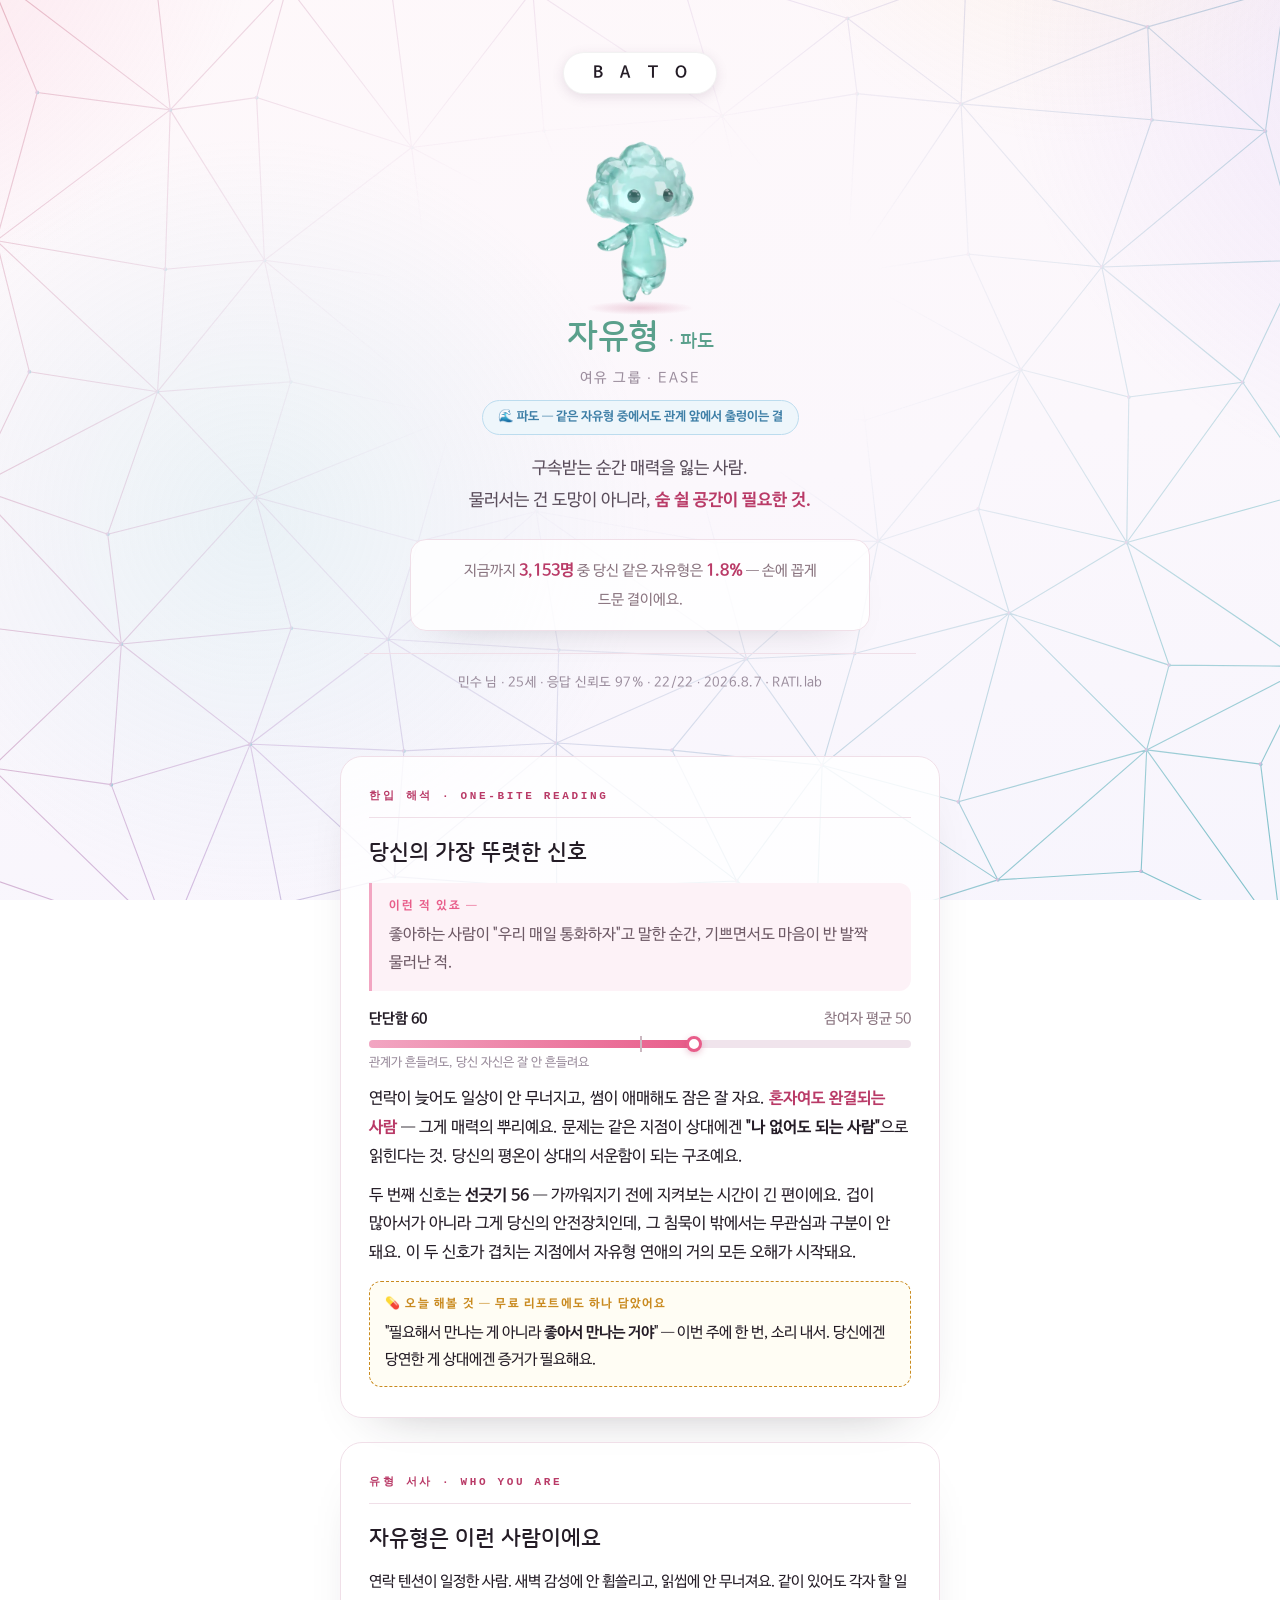
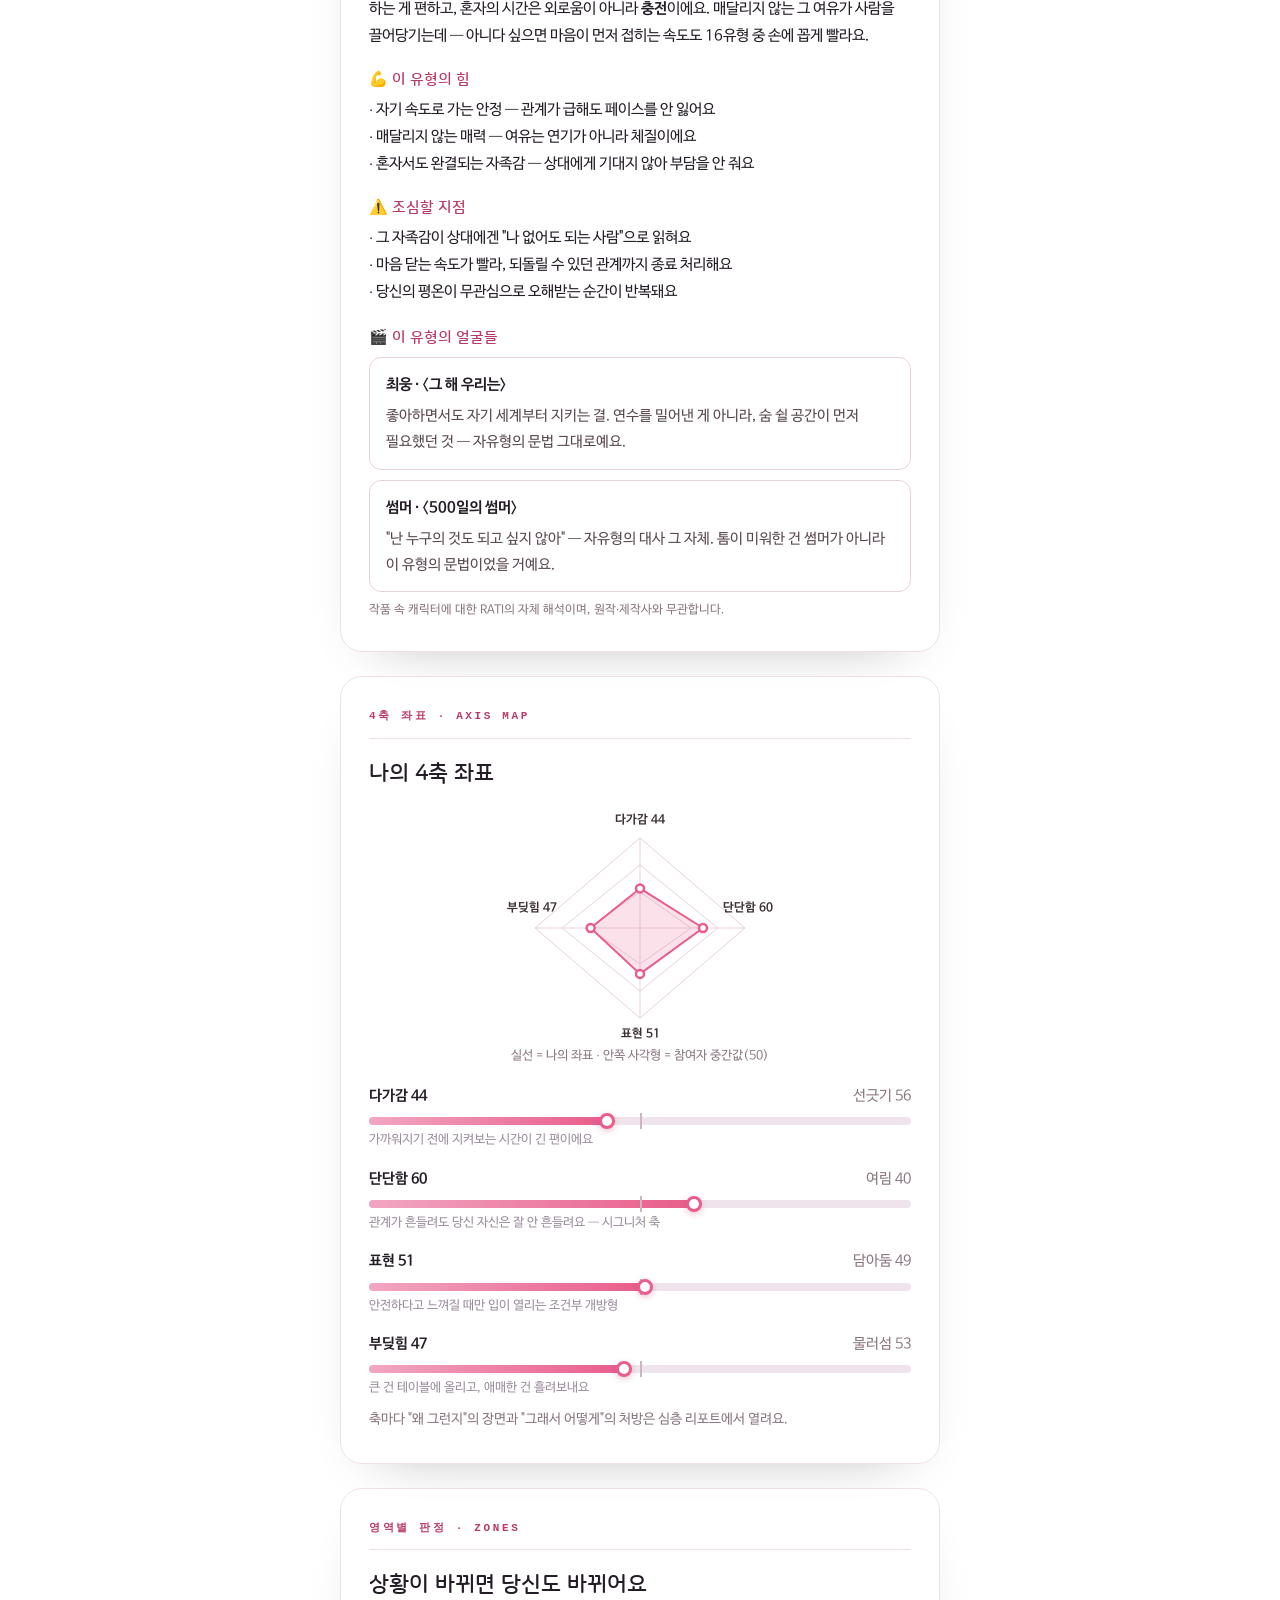
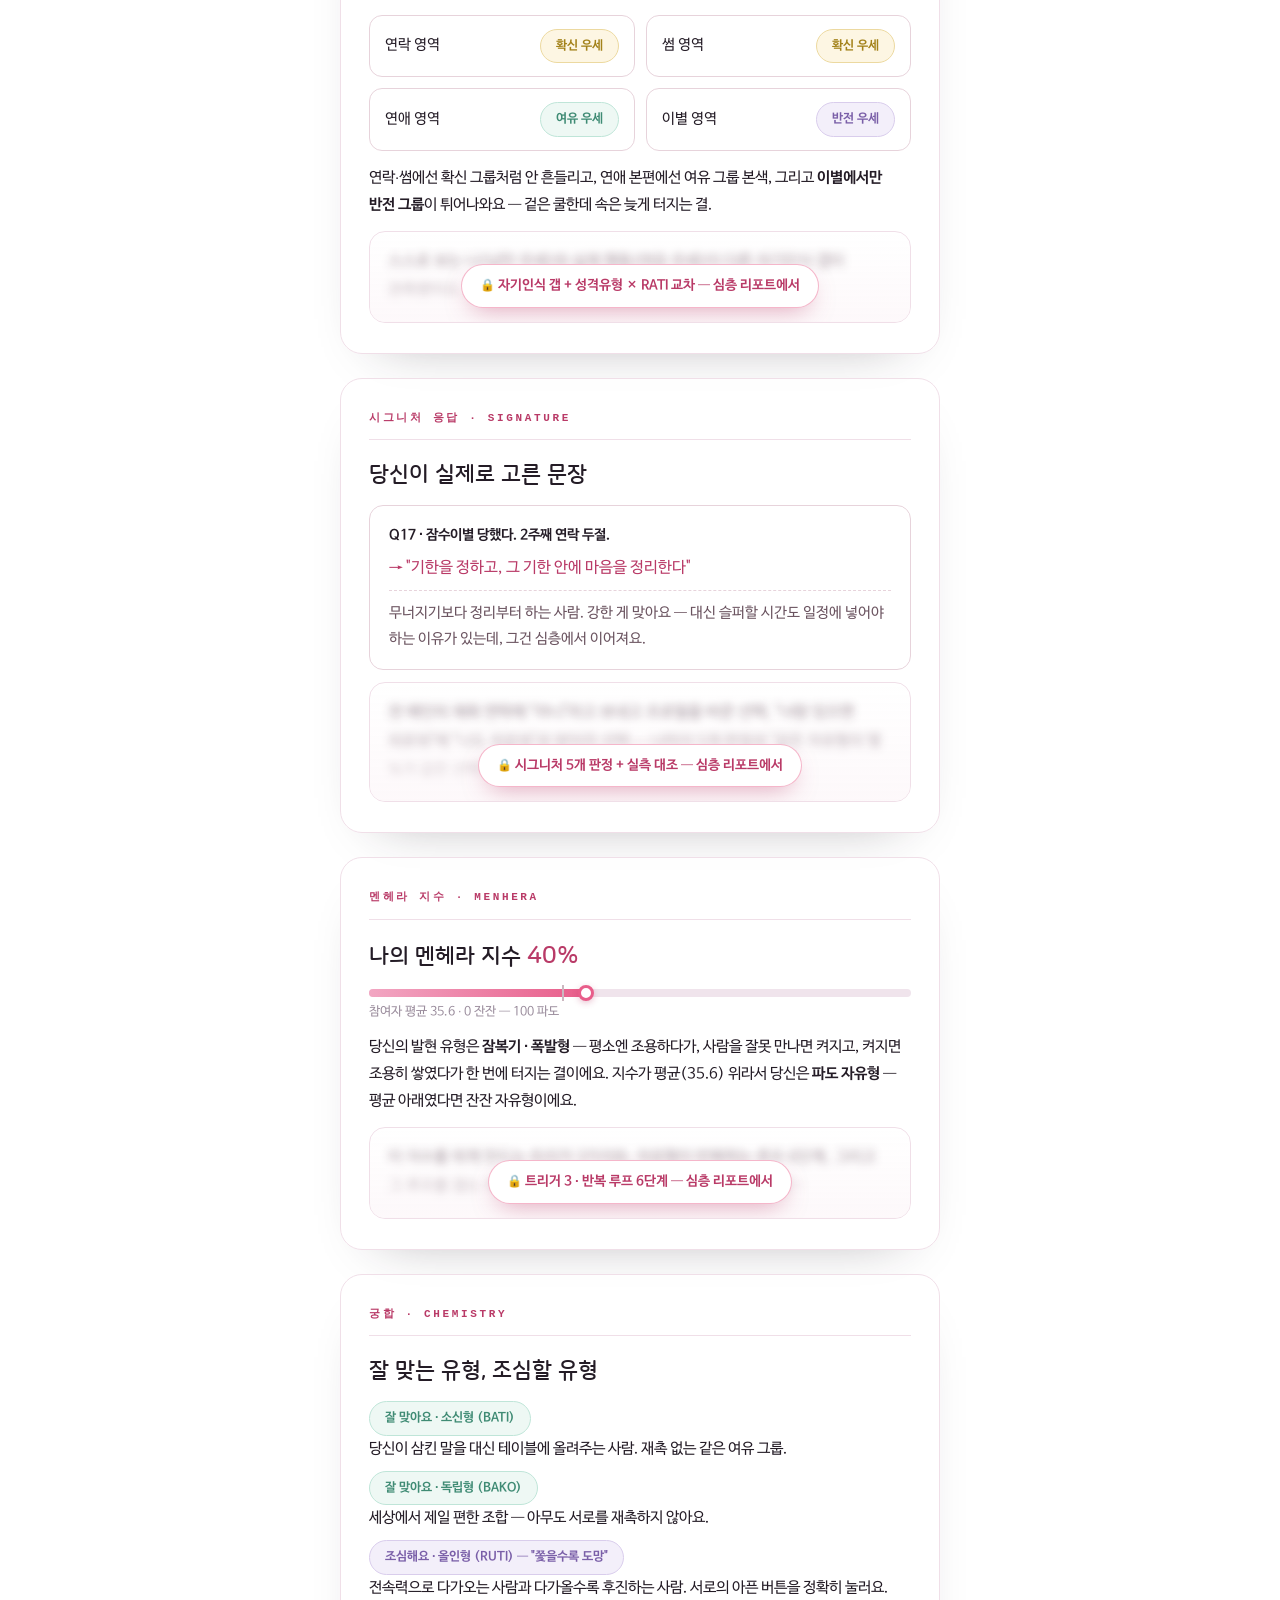
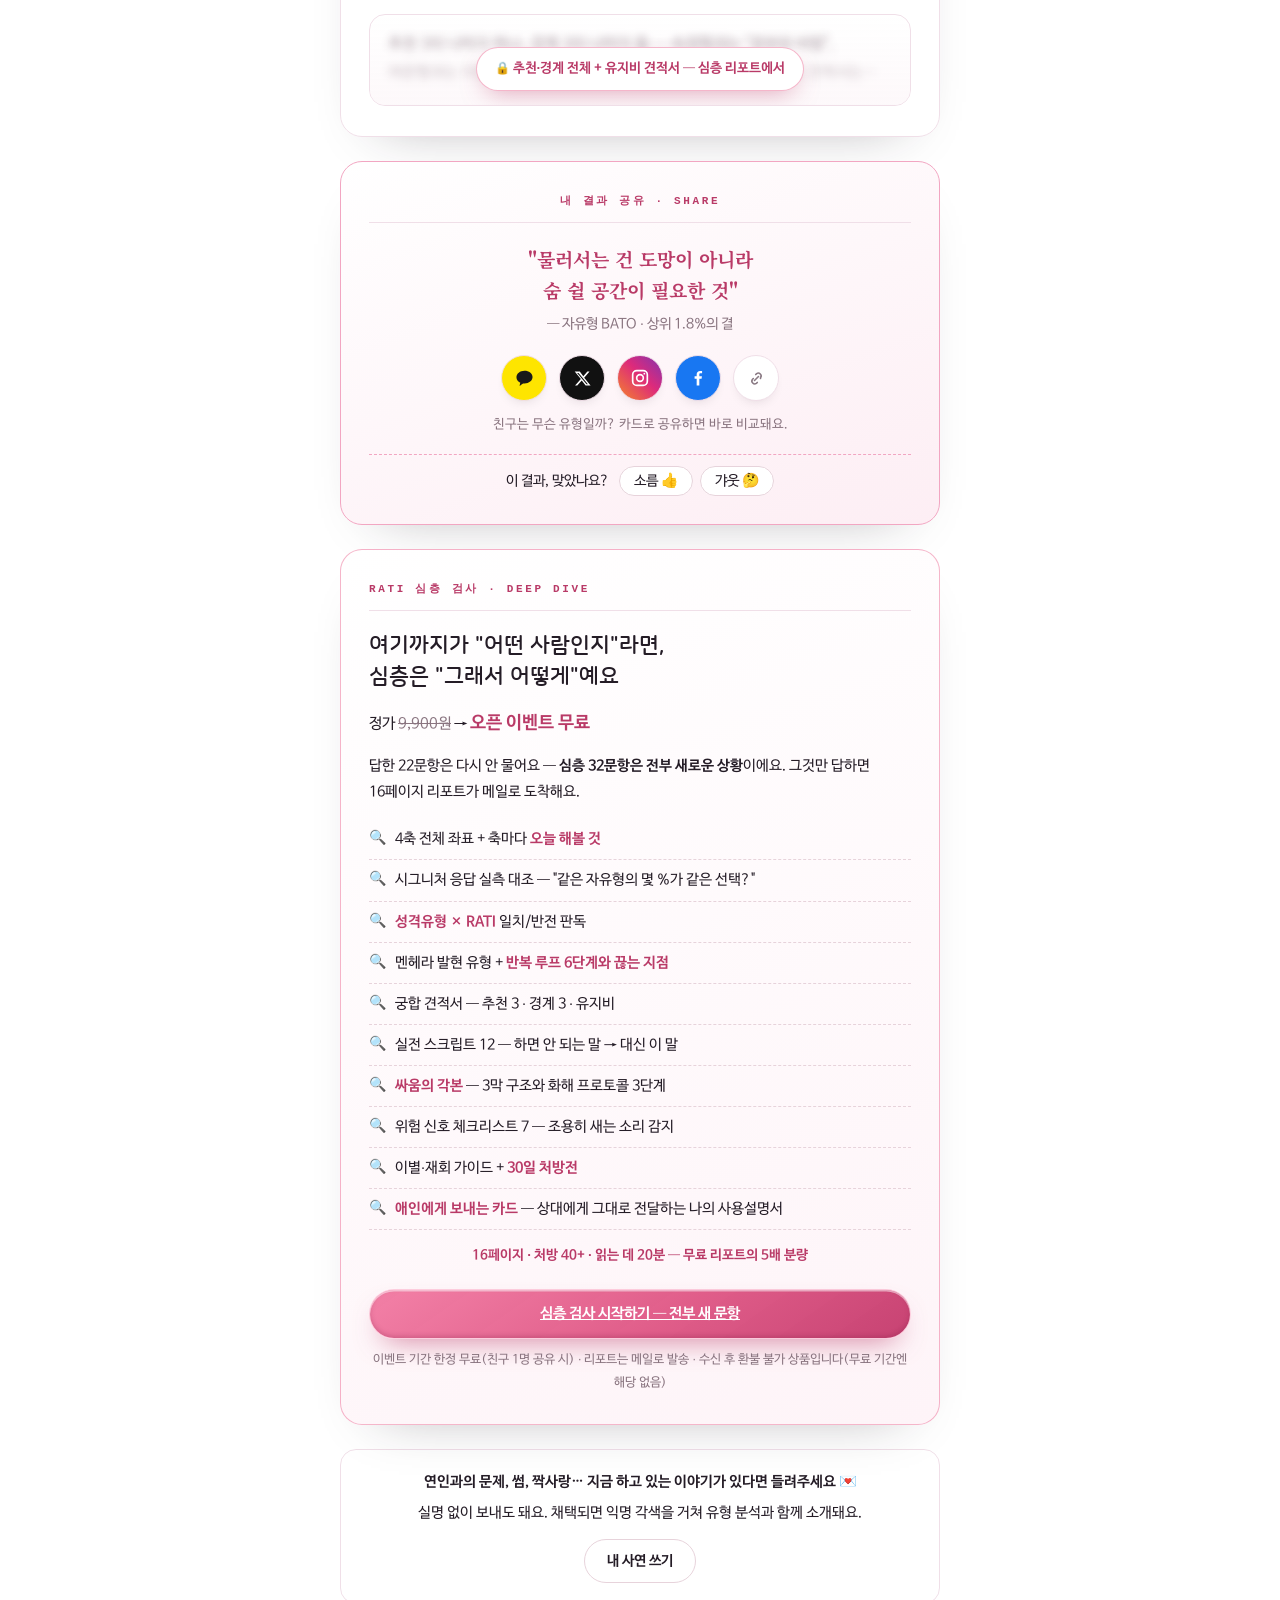
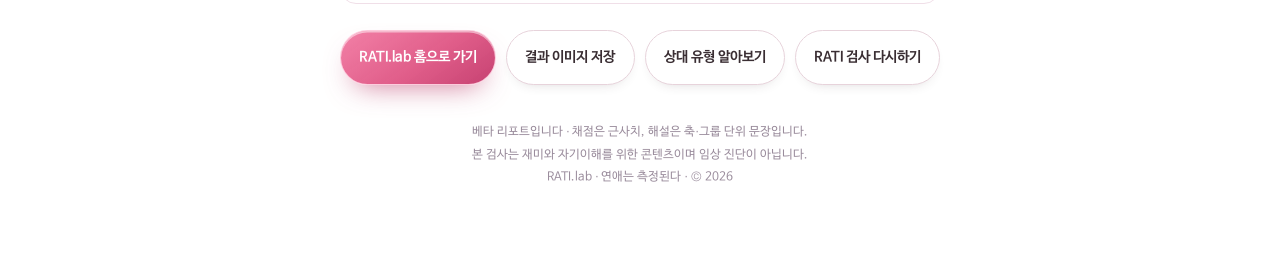
<file: free_sample/index.html>
<!DOCTYPE html>
<html lang="ko">
<head>
<script async src="https://www.googletagmanager.com/gtag/js?id=G-7MT2EN429N"></script>
<script>window.dataLayer=window.dataLayer||[];function gtag(){dataLayer.push(arguments);}gtag('js',new Date());gtag('config','G-7MT2EN429N');
window.RATI_GA=function(n,p){try{if(typeof gtag==='function')gtag('event',n,p||{})}catch(e){}};
try{fetch('https://script.google.com/macros/s/AKfycbyHC6hr_7P6z-cwW4QLC33uHbPpnS7zDW-6LJ3dLTqsCP8rFKnTPX65GEu41erU-1WF/exec',{method:'POST',mode:'no-cors',headers:{'Content-Type':'text/plain'},body:JSON.stringify({kind:'event',cat:'free_sample',label:'view',ts:new Date().toISOString(),page:'free_sample',ref:(document.referrer||'').slice(0,80)})})}catch(e){}</script>

<script>/* 카톡·라인 인앱 → 외부 브라우저 자동 탈출, 실패 시 라이트 모드 폴백 */
try{var __ua=navigator.userAgent||'';
if(/KAKAOTALK/i.test(__ua)){location.href='kakaotalk://web/openExternal?url='+encodeURIComponent(location.href);}
else if(/\bLine\//i.test(__ua)&&location.search.indexOf('openExternalBrowser')<0){location.href=location.href+(location.search?'&':'?')+'openExternalBrowser=1';}
}catch(e){}
try{if(/KAKAOTALK|Instagram|FBAN|FBAV|Line\/|NAVER\(inapp|DaumApps/i.test(navigator.userAgent))document.documentElement.classList.add('inapp-lite');}catch(e){}</script>
<style id="inapp-lite-css">
  html.inapp-lite body::before,html.inapp-lite body::after{display:none!important}
  html.inapp-lite body{background:#FDF8FB!important}
  html.inapp-lite *{animation:none!important;transition:none!important;backdrop-filter:none!important;-webkit-backdrop-filter:none!important}
</style>

<meta charset="UTF-8">
<meta name="viewport" content="width=device-width, initial-scale=1.0">
<title>RATI 무료 리포트 · 자유형 (BATO) | RATI.lab</title>
<style>
/* ============ RATI 무료 리포트 재설계 시안 — 별도 상품 (22문항 기반) ============
   역할: 정체성·공유·심층 전환. 분석·처방은 심층판의 영역.
   원칙: 표지는 꽉 준다(공유 코어) · 해석은 한입 · 처방은 딱 1개(맛보기 신뢰) */
:root{
  --pink:#e85d8a; --deep:#b93a67; --light:#f2a6c2; --neutral:#e7d3db;
  --ink:#3a2e33; --sub:#8a7580; --bg:#fdf8fa; --card:#ffffff; --gold:#c9a227;
}
*{margin:0;padding:0;box-sizing:border-box;}
body{font-family:'NanumBarunGothic','Noto Sans KR','Noto Sans CJK KR',sans-serif;
  background:var(--bg);color:var(--ink);line-height:1.75;font-size:16px;}
.wrap{max-width:640px;margin:0 auto;padding:0 20px 70px;}
h1,h2,h3,.disp{font-family:'NanumSquareRound','Noto Sans KR','Noto Sans CJK KR',sans-serif;}

.cover{text-align:center;padding:52px 24px 36px;background:radial-gradient(ellipse at top,#fff 0%,var(--bg) 70%);}
.cover .code{display:inline-block;background:#fff;border:1.5px solid var(--neutral);border-radius:999px;
  padding:6px 22px;font-weight:700;letter-spacing:.42em;font-size:16px;color:var(--deep);text-indent:.42em;}
.cover .char{width:126px;height:126px;margin:24px auto 8px;border-radius:50%;
  background:linear-gradient(145deg,#e9f7f2,#cfeee3 60%,#b9e2d4);
  display:flex;align-items:center;justify-content:center;font-size:54px;box-shadow:0 10px 30px rgba(127,196,178,.35);}
.cover h1{font-size:34px;color:#5aa08c;margin-top:4px;}
.cover .group{margin-top:6px;color:var(--sub);font-size:14px;letter-spacing:.14em;}
.cover .tagline{margin:18px auto 0;max-width:440px;font-size:17px;line-height:1.9;}
.punch{color:var(--deep);font-weight:700;}
.rare{margin:22px auto 0;max-width:460px;background:#fff;border:1px solid var(--neutral);
  border-radius:16px;padding:15px 20px;font-size:14.5px;color:var(--sub);}
.rare b{color:var(--deep);font-size:16px;}
.cover .meta{margin-top:22px;padding-top:16px;border-top:1px solid var(--neutral);font-size:13px;color:var(--sub);}

.sec{background:var(--card);border:1px solid var(--neutral);border-radius:20px;
  padding:30px 28px;margin-top:24px;position:relative;overflow:hidden;}
.sec .kicker{font-size:12px;letter-spacing:.22em;color:var(--sub);
  border-bottom:1px solid var(--neutral);padding-bottom:11px;margin-bottom:20px;}
.sec h2{font-size:22px;margin-bottom:14px;}
.scene{background:#fff6f9;border-left:3px solid var(--light);border-radius:0 12px 12px 0;
  padding:13px 17px;font-size:15.5px;color:#6b5460;margin-bottom:15px;}
.scene::before{content:"이런 적 있죠 —";display:block;font-size:12px;letter-spacing:.14em;color:var(--pink);font-weight:700;margin-bottom:4px;}
.rx{background:#fffdf4;border:1px dashed var(--gold);border-radius:12px;padding:12px 15px;font-size:15px;margin-top:13px;}
.rx::before{content:"💊 오늘 해볼 것 — 무료 리포트에도 하나 담았어요";display:block;font-size:12px;letter-spacing:.1em;color:var(--gold);font-weight:700;margin-bottom:4px;}

.axis{margin:16px 0 4px;}
.axis .lab{display:flex;justify-content:space-between;font-size:14.5px;font-weight:700;}
.axis .lab .r{color:var(--sub);font-weight:400;}
.bar{position:relative;height:8px;border-radius:99px;background:var(--neutral);margin:8px 0 4px;}
.bar .fill{position:absolute;left:0;top:0;bottom:0;border-radius:99px;background:linear-gradient(90deg,var(--light),var(--pink));}
.bar .avg{position:absolute;top:-4px;bottom:-4px;width:2px;background:#c9b6bf;}
.bar .dot{position:absolute;top:50%;transform:translate(-50%,-50%);width:16px;height:16px;border-radius:50%;background:#fff;border:3px solid var(--pink);box-shadow:0 2px 6px rgba(185,58,103,.3);}
.axis .cap{font-size:12.5px;color:var(--sub);}

.tease{position:relative;border:1px solid var(--neutral);border-radius:14px;padding:16px 18px;margin-top:12px;overflow:hidden;}
.tease .blur{filter:blur(5px);user-select:none;pointer-events:none;color:#a08d97;}
.tease .veil{position:absolute;inset:0;display:flex;align-items:center;justify-content:center;
  background:linear-gradient(180deg,rgba(255,255,255,.15),rgba(255,255,255,.75));}
.veil .tag{background:#fff;border:1px solid var(--light);color:var(--deep);border-radius:999px;
  padding:7px 16px;font-size:13.5px;font-weight:700;box-shadow:0 4px 14px rgba(185,58,103,.15);}

.chip{display:inline-block;border-radius:999px;padding:4px 12px;font-size:12.5px;font-weight:700;}
.chip.mint{background:#eef8f4;color:#3f8b74;border:1px solid #bfe5d8;}
.chip.gray{background:#f4f0f2;color:var(--sub);border:1px solid var(--neutral);}

.share{text-align:center;background:linear-gradient(160deg,#fff,#fdeef4);border:1px solid var(--light);}
.share .disp{font-size:19px;line-height:1.8;color:var(--deep);margin:14px 0 6px;font-weight:800;}
.share .btns{margin-top:18px;display:flex;justify-content:center;gap:12px;}
.share .btns span{width:46px;height:46px;border-radius:50%;background:#fff;border:1px solid var(--neutral);
  display:flex;align-items:center;justify-content:center;font-size:19px;}
.share .sub2{font-size:13px;color:var(--sub);margin-top:12px;}

.cta{background:linear-gradient(160deg,#fff,#fff6f9);border:1.5px solid var(--pink);}
.cta h2{color:var(--deep);}
.cta .price{margin:6px 0 14px;font-size:15px;}
.cta .price .strike{text-decoration:line-through;color:var(--sub);}
.cta .price b{color:var(--deep);font-size:18px;}
.cta ul{list-style:none;margin:14px 0 4px;}
.cta li{font-size:14.5px;padding:7px 0 7px 26px;position:relative;border-bottom:1px dashed var(--neutral);}
.cta li::before{content:"🔍";position:absolute;left:0;font-size:14px;}
.cta li b{color:var(--deep);}
.cta .btn{display:block;text-align:center;background:linear-gradient(90deg,var(--pink),var(--deep));
  color:#fff;border-radius:999px;padding:15px 20px;font-weight:800;font-size:16px;margin-top:20px;
  box-shadow:0 8px 24px rgba(185,58,103,.3);}
.cta .fine{text-align:center;font-size:12.5px;color:var(--sub);margin-top:10px;}

.story{border:1px solid var(--neutral);border-radius:16px;padding:20px 22px;margin-top:24px;text-align:center;font-size:14.5px;background:#fff;}
.story b{display:block;margin-bottom:6px;}
.story .sbtn{display:inline-block;margin-top:12px;border:1px solid var(--neutral);border-radius:999px;padding:9px 22px;font-weight:700;font-size:14px;}
.foot{margin-top:36px;text-align:center;font-size:12px;color:var(--sub);line-height:1.9;}
</style>
<link rel="stylesheet" href="fonts.css">
<link rel="stylesheet" href="report_theme.css">
<style id="pending-metrics-css">
  /* 예시치 수치 비노출 — 실측(시트) 연동 시 이 블록 제거 (pipeline/build_free_sample.py) */
  .sec.datalab-hide{display:none!important}
</style>
<link href="https://fonts.googleapis.com/css2?family=Noto+Serif+KR:wght@400;600;700&display=swap" rel="stylesheet">
</head>
<body>
<div class="wrap">

<!-- 표지: 공유 코어라 꽉 준다 -->
<section class="cover">
  <div class="code">B A T O</div>
  <div class="char">☁️</div>
  <h1>자유형 <span style="font-size:19px;color:#5aa08c;">· 파도</span></h1>
  <div class="group">여유 그룹 · EASE</div>
  <p style="margin-top:10px;"><span class="chip" style="background:#eef6fb;color:#3d7ea6;border:1px solid #bcdcee;">🌊 파도 — 같은 자유형 중에서도 관계 앞에서 출렁이는 결</span></p>
  <p class="tagline">구속받는 순간 매력을 잃는 사람.<br>물러서는 건 도망이 아니라, <span class="punch">숨 쉴 공간이 필요한 것.</span></p>
  <div class="rare">지금까지 <b>3,153명</b> 중 당신 같은 자유형은 <b>1.8%</b> — 손에 꼽게 드문 결이에요.</div>
  <div class="meta">민수 님 · 25세 · 응답 신뢰도 97% · 22/22 · 2026.8.7 · RATI.lab</div>
</section>

<!-- 한입 해석: 시그니처 1축만 실수치 공개 + 처방 1개 -->
<section class="sec">
  <div class="kicker">한입 해석 · ONE-BITE READING</div>
  <h2>당신의 가장 뚜렷한 신호</h2>
  <div class="scene">좋아하는 사람이 "우리 매일 통화하자"고 말한 순간, 기쁘면서도 마음이 반 발짝 물러난 적.</div>
  <div class="axis">
    <div class="lab"><span>단단함 60</span><span class="r">참여자 평균 50</span></div>
    <div class="bar"><div class="fill" style="width:60%"></div><div class="avg" style="left:50%"></div><div class="dot" style="left:60%"></div></div>
    <div class="cap">관계가 흔들려도, 당신 자신은 잘 안 흔들려요</div>
  </div>
  <p style="margin-top:12px;">
    연락이 늦어도 일상이 안 무너지고, 썸이 애매해도 잠은 잘 자요. <span class="punch">혼자여도 완결되는 사람</span> — 그게 매력의 뿌리예요. 문제는 같은 지점이 상대에겐 <b>"나 없어도 되는 사람"</b>으로 읽힌다는 것. 당신의 평온이 상대의 서운함이 되는 구조예요.
  </p>
  <p style="margin-top:10px;">
    두 번째 신호는 <b>선긋기 56</b> — 가까워지기 전에 지켜보는 시간이 긴 편이에요. 겁이 많아서가 아니라 그게 당신의 안전장치인데, 그 침묵이 밖에서는 무관심과 구분이 안 돼요. 이 두 신호가 겹치는 지점에서 자유형 연애의 거의 모든 오해가 시작돼요.
  </p>
  <div class="rx">"필요해서 만나는 게 아니라 <b>좋아서 만나는 거야</b>" — 이번 주에 한 번, 소리 내서. 당신에겐 당연한 게 상대에겐 증거가 필요해요.</div>
</section>

<!-- 유형 풀 서사: 유형 단위 콘텐츠는 아끼지 않는다 -->
<section class="sec">
  <div class="kicker">유형 서사 · WHO YOU ARE</div>
  <h2>자유형은 이런 사람이에요</h2>
  <p style="font-size:15px;">
    연락 텐션이 일정한 사람. 새벽 감성에 안 휩쓸리고, 읽씹에 안 무너져요. 같이 있어도 각자 할 일 하는 게 편하고, 혼자의 시간은 외로움이 아니라 <b>충전</b>이에요. 매달리지 않는 그 여유가 사람을 끌어당기는데 — 아니다 싶으면 마음이 먼저 접히는 속도도 16유형 중 손에 꼽게 빨라요.
  </p>
  <h3 style="font-size:15px;color:var(--deep);margin:18px 0 6px;">💪 이 유형의 힘</h3>
  <p style="font-size:15px;">· 자기 속도로 가는 안정 — 관계가 급해도 페이스를 안 잃어요<br>· 매달리지 않는 매력 — 여유는 연기가 아니라 체질이에요<br>· 혼자서도 완결되는 자족감 — 상대에게 기대지 않아 부담을 안 줘요</p>
  <h3 style="font-size:15px;color:var(--deep);margin:18px 0 6px;">⚠️ 조심할 지점</h3>
  <p style="font-size:15px;">· 그 자족감이 상대에겐 "나 없어도 되는 사람"으로 읽혀요<br>· 마음 닫는 속도가 빨라, 되돌릴 수 있던 관계까지 종료 처리해요<br>· 당신의 평온이 무관심으로 오해받는 순간이 반복돼요</p>

  <h3 style="font-size:15px;color:var(--deep);margin:20px 0 8px;">🎬 이 유형의 얼굴들</h3>
  <div style="border:1px solid var(--neutral);border-radius:12px;padding:13px 16px;margin-bottom:10px;">
    <b style="font-size:15px;">최웅 · 〈그 해 우리는〉</b>
    <p style="font-size:14.5px;color:#584750;margin-top:4px;">좋아하면서도 자기 세계부터 지키는 결. 연수를 밀어낸 게 아니라, 숨 쉴 공간이 먼저 필요했던 것 — 자유형의 문법 그대로예요.</p>
  </div>
  <div style="border:1px solid var(--neutral);border-radius:12px;padding:13px 16px;">
    <b style="font-size:15px;">썸머 · 〈500일의 썸머〉</b>
    <p style="font-size:14.5px;color:#584750;margin-top:4px;">"난 누구의 것도 되고 싶지 않아" — 자유형의 대사 그 자체. 톰이 미워한 건 썸머가 아니라 이 유형의 문법이었을 거예요.</p>
  </div>
  <p style="font-size:12px;color:var(--sub);margin-top:8px;">작품 속 캐릭터에 대한 RATI의 자체 해석이며, 원작·제작사와 무관합니다.</p>
</section>

<!-- 4축: 수치는 전부 공개, 심층 해설·처방은 심층판 -->
<section class="sec">
  <div class="kicker">4축 좌표 · AXIS MAP</div>
  <h2>나의 4축 좌표</h2>
  <svg width="340" height="240" viewBox="0 0 340 240" style="display:block;margin:6px auto 2px;">
    <g stroke="#e7d3db" fill="none">
      <polygon points="170,35 275,125 170,215 65,125"/>
      <polygon points="170,62 248,125 170,188 92,125"/>
      <polygon points="170,89 221,125 170,161 119,125"/>
      <line x1="170" y1="35" x2="170" y2="215"/><line x1="65" y1="125" x2="275" y2="125"/>
    </g>
    <polygon points="170,85.4 233,125 170,170.9 120.6,125" fill="rgba(232,93,138,.18)" stroke="#e85d8a" stroke-width="2"/>
    <circle cx="170" cy="85.4" r="4" fill="#fff" stroke="#e85d8a" stroke-width="2.5"/>
    <circle cx="233" cy="125" r="4" fill="#fff" stroke="#e85d8a" stroke-width="2.5"/>
    <circle cx="170" cy="170.9" r="4" fill="#fff" stroke="#e85d8a" stroke-width="2.5"/>
    <circle cx="120.6" cy="125" r="4" fill="#fff" stroke="#e85d8a" stroke-width="2.5"/>
    <text x="170" y="20" text-anchor="middle" font-size="12" font-weight="700" fill="#3a2e33">다가감 44</text>
    <text x="278" y="108" text-anchor="middle" font-size="12" font-weight="700" fill="#3a2e33">단단함 60</text>
    <text x="170" y="234" text-anchor="middle" font-size="12" font-weight="700" fill="#3a2e33">표현 51</text>
    <text x="62" y="108" text-anchor="middle" font-size="12" font-weight="700" fill="#3a2e33">부딪힘 47</text>
  </svg>
  <p style="text-align:center;font-size:12.5px;color:var(--sub);margin-bottom:8px;">실선 = 나의 좌표 · 안쪽 사각형 = 참여자 중간값(50)</p>
  <div class="axis">
    <div class="lab"><span>다가감 44</span><span class="r">선긋기 56</span></div>
    <div class="bar"><div class="fill" style="width:44%"></div><div class="avg" style="left:50%"></div><div class="dot" style="left:44%"></div></div>
    <div class="cap">가까워지기 전에 지켜보는 시간이 긴 편이에요</div>
  </div>
  <div class="axis">
    <div class="lab"><span>단단함 60</span><span class="r">여림 40</span></div>
    <div class="bar"><div class="fill" style="width:60%"></div><div class="avg" style="left:50%"></div><div class="dot" style="left:60%"></div></div>
    <div class="cap">관계가 흔들려도 당신 자신은 잘 안 흔들려요 — 시그니처 축</div>
  </div>
  <div class="axis">
    <div class="lab"><span>표현 51</span><span class="r">담아둠 49</span></div>
    <div class="bar"><div class="fill" style="width:51%"></div><div class="avg" style="left:50%"></div><div class="dot" style="left:51%"></div></div>
    <div class="cap">안전하다고 느껴질 때만 입이 열리는 조건부 개방형</div>
  </div>
  <div class="axis">
    <div class="lab"><span>부딪힘 47</span><span class="r">물러섬 53</span></div>
    <div class="bar"><div class="fill" style="width:47%"></div><div class="avg" style="left:50%"></div><div class="dot" style="left:47%"></div></div>
    <div class="cap">큰 건 테이블에 올리고, 애매한 건 흘려보내요</div>
  </div>
  <p style="font-size:13.5px;color:var(--sub);margin-top:10px;">축마다 "왜 그런지"의 장면과 "그래서 어떻게"의 처방은 심층 리포트에서 열려요.</p>
</section>

<!-- 영역별 판정 -->
<section class="sec">
  <div class="kicker">영역별 판정 · ZONES</div>
  <h2>상황이 바뀌면 당신도 바뀌어요</h2>
  <div style="display:grid;grid-template-columns:1fr 1fr;gap:11px;margin-top:4px;">
    <div style="border:1px solid var(--neutral);border-radius:13px;padding:13px 15px;font-size:14.5px;display:flex;justify-content:space-between;align-items:center;"><span>연락 영역</span><span class="chip" style="background:#fdf6e3;color:#a3821a;border:1px solid #ecd9a0;">확신 우세</span></div>
    <div style="border:1px solid var(--neutral);border-radius:13px;padding:13px 15px;font-size:14.5px;display:flex;justify-content:space-between;align-items:center;"><span>썸 영역</span><span class="chip" style="background:#fdf6e3;color:#a3821a;border:1px solid #ecd9a0;">확신 우세</span></div>
    <div style="border:1px solid var(--neutral);border-radius:13px;padding:13px 15px;font-size:14.5px;display:flex;justify-content:space-between;align-items:center;"><span>연애 영역</span><span class="chip mint">여유 우세</span></div>
    <div style="border:1px solid var(--neutral);border-radius:13px;padding:13px 15px;font-size:14.5px;display:flex;justify-content:space-between;align-items:center;"><span>이별 영역</span><span class="chip" style="background:#f3effa;color:#7a5fa8;border:1px solid #d9cdec;">반전 우세</span></div>
  </div>
  <p style="margin-top:14px;font-size:15px;">
    연락·썸에선 확신 그룹처럼 안 흔들리고, 연애 본편에선 여유 그룹 본색, 그리고 <b>이별에서만 반전 그룹</b>이 튀어나와요 — 겉은 쿨한데 속은 늦게 터지는 결.
  </p>
  <div class="tease" style="margin-top:12px;">
    <p class="blur">스스로 보는 나(낭만 우세)와 실제 행동(여유 우세)이 다른 자기인식 갭이 관측됐어요. 이 갭의 정체는 성격유형과 교차하면…</p>
    <div class="veil"><span class="tag">자기인식 갭 + 성격유형 × RATI 교차 — 심층 리포트에서</span></div>
  </div>
</section>

<!-- 시그니처 맛보기 -->
<section class="sec">
  <div class="kicker">시그니처 응답 · SIGNATURE</div>
  <h2>당신이 실제로 고른 문장</h2>
  <div style="border:1px solid var(--neutral);border-radius:14px;padding:17px 19px;">
    <p style="font-size:14px;font-weight:700;">Q17 · 잠수이별 당했다. 2주째 연락 두절.</p>
    <p style="font-size:15.5px;color:var(--deep);margin:7px 0;">→ "기한을 정하고, 그 기한 안에 마음을 정리한다"</p>
    <p style="border-top:1px dashed var(--neutral);padding-top:9px;font-size:14.5px;color:#6b5460;">무너지기보다 정리부터 하는 사람. 강한 게 맞아요 — 대신 슬퍼할 시간도 일정에 넣어야 하는 이유가 있는데, 그건 심층에서 이어져요.</p>
  </div>
  <div class="tease" style="margin-top:12px;">
    <p class="blur">전 애인의 재회 연락에 "아니"라고 보내고 프로필을 바꾼 선택, "너랑 있으면 외로워"에 "나도 외로워"로 받아친 선택 — 나머지 5개 판정과 "같은 자유형의 몇 %가 같은 선택"의 실측 대조는…</p>
    <div class="veil"><span class="tag">시그니처 5개 판정 + 실측 대조 — 심층 리포트에서</span></div>
  </div>
</section>

<!-- 멘헤라 티저 -->
<section class="sec">
  <div class="kicker">멘헤라 지수 · MENHERA</div>
  <h2>나의 멘헤라 지수 <span class="punch" style="font-size:24px;">40%</span></h2>
  <div class="axis">
    <div class="bar"><div class="fill" style="width:40%;background:linear-gradient(90deg,#9fd8c6,#e8c15d,#e85d8a);"></div><div class="avg" style="left:35.6%"></div><div class="dot" style="left:40%"></div></div>
    <div class="cap">참여자 평균 35.6 · 0 잔잔 — 100 파도</div>
  </div>
  <p style="margin-top:12px;font-size:15px;">당신의 발현 유형은 <b>잠복기 · 폭발형</b> — 평소엔 조용하다가, 사람을 잘못 만나면 켜지고, 켜지면 조용히 쌓였다가 한 번에 터지는 결이에요. 지수가 평균(35.6) 위라서 당신은 <b>파도 자유형</b> — 평균 아래였다면 잔잔 자유형이에요.</p>
  <div class="tease" style="margin-top:12px;">
    <p class="blur">이 지수를 뛰게 만드는 트리거 3가지와, 자유형이 반복하는 루프 6단계, 그리고 그 루프를 끊는 지점은 — 답장이 늦어지기 시작하는 바로 그 순간…</p>
    <div class="veil"><span class="tag">트리거 3 · 반복 루프 6단계 — 심층 리포트에서</span></div>
  </div>
</section>

<!-- 궁합 맛보기 -->
<section class="sec">
  <div class="kicker">궁합 · CHEMISTRY</div>
  <h2>잘 맞는 유형, 조심할 유형</h2>
  <p style="font-size:15px;margin-bottom:8px;"><span class="chip mint">잘 맞아요 · 소신형 (BATI)</span><br>당신이 삼킨 말을 대신 테이블에 올려주는 사람. 재촉 없는 같은 여유 그룹.</p>
  <p style="font-size:15px;margin-bottom:8px;"><span class="chip mint">잘 맞아요 · 독립형 (BAKO)</span><br>세상에서 제일 편한 조합 — 아무도 서로를 재촉하지 않아요.</p>
  <p style="font-size:15px;"><span class="chip gray" style="background:#f3effa;color:#7a5fa8;border-color:#d9cdec;">조심해요 · 올인형 (RUTI) — "쫓을수록 도망"</span><br>전속력으로 다가오는 사람과 다가올수록 후진하는 사람. 서로의 아픈 버튼을 정확히 눌러요.</p>
  <div class="tease" style="margin-top:12px;">
    <p class="blur">추천 3의 나머지 하나, 경계 3의 나머지 둘 — 속정형과는 "장부와 바람", 여운형과는 이별이 연애보다 긴 조합. 그리고 조합마다 붙는 유지비 견적서는…</p>
    <div class="veil"><span class="tag">추천·경계 전체 + 유지비 견적서 — 심층 리포트에서</span></div>
  </div>
</section>

<!-- 데이터 랩 -->
<section class="sec datalab-hide">
  <div class="kicker">데이터 랩 · RATI DATA LAB</div>
  <h2>숫자로 보는 자유형</h2>
  <p style="font-size:15px;margin-bottom:10px;">참여자 3,153명의 실측에서 나온 자유형의 결 <span class="chip gray">일부 예시치 · 실측 연동</span></p>
  <div style="border:1px solid var(--neutral);border-radius:12px;padding:13px 16px;margin-bottom:10px;font-size:15px;">
    📊 연애를 쉬는 지금 <b>"잘 지낸다"</b>를 고른 비율 — 자유형 <b class="punch">61%</b>, 16유형 중 1위
  </div>
  <div style="border:1px solid var(--neutral);border-radius:12px;padding:13px 16px;margin-bottom:10px;font-size:15px;">
    📊 결혼 얘기에 <b>"시기와 조건부터 따져본다"</b> — 자유형 <b class="punch">52%</b>가 선택한 최다 응답
  </div>
  <div style="border:1px solid var(--neutral);border-radius:12px;padding:13px 16px;font-size:15px;">
    📊 이별 통보 후 <b>프로필 사진을 바꾸는</b> 자유형 — <b class="punch">27%</b>, "쿨한 척의 뒷모습"
  </div>
</section>

<!-- 공유 카드 -->
<section class="sec share">
  <div class="kicker" style="border-color:var(--light);">내 결과 공유 · SHARE</div>
  <p class="disp">"물러서는 건 도망이 아니라<br>숨 쉴 공간이 필요한 것"</p>
  <p style="font-size:14px;color:var(--sub);">— 자유형 BATO · 상위 1.8%의 결</p>
  <div class="btns"><span>💬</span><span>𝕏</span><span>📸</span><span>ⓕ</span><span>🔗</span></div>
  <p class="sub2">친구는 무슨 유형일까? 카드로 공유하면 바로 비교돼요.</p>
  <div style="margin-top:18px;padding-top:14px;border-top:1px dashed var(--light);font-size:14px;">
    이 결과, 맞았나요? &nbsp;
    <span style="border:1px solid var(--neutral);border-radius:999px;padding:6px 14px;background:#fff;">소름 👍</span>&nbsp;
    <span style="border:1px solid var(--neutral);border-radius:999px;padding:6px 14px;background:#fff;">갸웃 🤔</span>
    <!-- 공감률 실측 연동 대기 (예시치 비노출) -->
  </div>
</section>

<!-- 심층 전환 CTA -->
<section class="sec cta">
  <div class="kicker" style="border-color:var(--light);">RATI 심층 검사 · DEEP DIVE</div>
  <h2>여기까지가 "어떤 사람인지"라면,<br>심층은 "그래서 어떻게"예요</h2>
  <p class="price">정가 <span class="strike">9,900원</span> → <b>오픈 이벤트 무료</b></p>
  <p style="font-size:14.5px;">답한 22문항은 다시 안 물어요 — <b>심층 32문항은 전부 새로운 상황</b>이에요. 그것만 답하면 16페이지 리포트가 메일로 도착해요.</p>
  <ul>
    <li>4축 전체 좌표 + 축마다 <b>오늘 해볼 것</b></li>
    <li>시그니처 응답 실측 대조 — "같은 자유형의 몇 %가 같은 선택?"</li>
    <li><b>성격유형 × RATI</b> 일치/반전 판독</li>
    <li>멘헤라 발현 유형 + <b>반복 루프 6단계와 끊는 지점</b></li>
    <li>궁합 견적서 — 추천 3 · 경계 3 · 유지비</li>
    <li>실전 스크립트 12 — 하면 안 되는 말 → 대신 이 말</li>
    <li><b>싸움의 각본</b> — 3막 구조와 화해 프로토콜 3단계</li>
    <li>위험 신호 체크리스트 7 — 조용히 새는 소리 감지</li>
    <li>이별·재회 가이드 + <b>30일 처방전</b></li>
    <li><b>애인에게 보내는 카드</b> — 상대에게 그대로 전달하는 나의 사용설명서</li>
  </ul>
  <p style="text-align:center;font-size:13.5px;color:var(--deep);font-weight:700;margin-top:14px;">16페이지 · 처방 40+ · 읽는 데 20분 — 무료 리포트의 5배 분량</p>
  <a class="btn">심층 검사 시작하기 — 전부 새 문항</a>
  <p class="fine">이벤트 기간 한정 무료(친구 1명 공유 시) · 리포트는 메일로 발송 · 수신 후 환불 불가 상품입니다(무료 기간엔 해당 없음)</p>
</section>

<!-- 사연 -->
<div class="story">
  <b>연인과의 문제, 썸, 짝사랑… 지금 하고 있는 이야기가 있다면 들려주세요 💌</b>
  실명 없이 보내도 돼요. 채택되면 익명 각색을 거쳐 유형 분석과 함께 소개돼요.
  <span class="sbtn">내 사연 쓰기</span>
</div>

<!-- ══ 무료 리포트 UX 활성화 — 시안의 공유 버튼 5종(💬 𝕏 📸 ⓕ 🔗)에 실동작 바인딩(마크업 불변)
     + 기존 무료 리포트의 하단 버튼 4종 + OG 배너 주입. 공감 투표는 백엔드 연동 전 선택 표시만. ══ -->
<style id="free-ux-css">
  .rr-btns{display:flex;gap:10px;margin-top:26px;flex-wrap:wrap;justify-content:center}
  .rr-btns a,.rr-btns button{flex:1 1 auto;white-space:nowrap;text-align:center;text-decoration:none;cursor:pointer;font:inherit;font-size:14px;font-weight:700;padding:14px 18px;border-radius:99px;transition:transform .14s}
  .rr-btns a:hover,.rr-btns button:hover{transform:translateY(-1.5px)}
  .rr-cta{background:linear-gradient(145deg,rgba(242,123,163,.96),rgba(222,83,130,.94) 56%,rgba(196,58,108,.96));color:#fff;border:1px solid rgba(255,214,229,.9);box-shadow:0 13px 29px -14px rgba(185,58,103,.75),inset 0 1.5px 0 rgba(255,255,255,.5)}
  .rr-b2{background:#fff;color:var(--ink);border:1.5px solid var(--neutral);box-shadow:0 6px 14px -10px rgba(58,46,51,.3)}
  .sh-toast{position:fixed;left:50%;bottom:26px;transform:translateX(-50%) translateY(8px);background:#3a2e33;color:#fff;font-size:12.5px;padding:10px 18px;border-radius:99px;opacity:0;pointer-events:none;transition:opacity .25s,transform .25s;z-index:99}
  .sh-toast.on{opacity:1;transform:translateX(-50%)}
  .vote-on{border-color:var(--pink) !important;background:#FEF1F6 !important;color:var(--deep);font-weight:700}
</style>

<div class="rr-btns">
  <a class="rr-cta" href="https://ratilab.com/">RATI.lab 홈으로 가기</a>
  <button type="button" class="rr-b2" data-act="save">결과 이미지 저장</button>
  <a class="rr-b2" href="https://ratilab.com/">상대 유형 알아보기</a>
  <a class="rr-b2" href="https://ratilab.com/?test=1">RATI 검사 다시하기</a>
</div>

<!-- OG 배너는 무료 리포트에 넣지 않는다 (민수 지시 2026-08-07) — 심층 웹판·이메일에만 -->
<div class="sh-toast" id="shToast"></div>
<script id="free-ux-js">
(function(){
  var U='https://ratilab.com/', T='나의 연애 유형을 측정했어요 — RATI.lab';
  function toast(m){var e=document.getElementById('shToast');e.textContent=m;e.classList.add('on');clearTimeout(e._t);e._t=setTimeout(function(){e.classList.remove('on')},2400);}
  function copy(txt,done){
    if(navigator.clipboard&&navigator.clipboard.writeText){navigator.clipboard.writeText(txt).then(function(){toast(done)},function(){toast('복사가 막혔어요 · 주소를 직접 복사해주세요')});}
    else toast('복사가 막혔어요 · 주소를 직접 복사해주세요');
  }
  /* 시안의 장식 공유 버튼 5종에 실동작 바인딩 — 순서: 카톡·X·인스타·페북·링크 */
  var spans=document.querySelectorAll('.share .btns span');
  var acts=['kakao','x','insta','fb','copy'];
  /* 이모지 → 진짜 브랜드 로고 SVG + 공식 컬러 (민수 지시 2026-08-08) */
  var LOGO={
    kakao:['#FEE500','#191919','<svg viewBox="0 0 24 24" width="21" height="21" fill="currentColor" aria-hidden="true"><path d="M12 3.2C6.9 3.2 2.8 6.5 2.8 10.6c0 2.6 1.7 4.9 4.4 6.2-.2.7-.7 2.6-.8 3-.1.5.2.5.4.4.2-.1 2.6-1.8 3.6-2.5.5.1 1.1.1 1.6.1 5.1 0 9.2-3.3 9.2-7.4S17.1 3.2 12 3.2z"/></svg>'],
    x:['#111','#fff','<svg viewBox="0 0 24 24" width="17" height="17" fill="currentColor" aria-hidden="true"><path d="M18.9 2.2H22l-7.6 8.7L23.4 22h-7l-5.5-7.1L4.6 22H1.5l8.2-9.4L1 2.2h7.2l4.9 6.5 5.8-6.5zm-1.2 18h1.9L6.4 4.1H4.4l13.3 16.1z"/></svg>'],
    insta:['linear-gradient(45deg,#F58529,#DD2A7B 55%,#8134AF)','#fff','<svg viewBox="0 0 24 24" width="20" height="20" fill="none" stroke="currentColor" stroke-width="2" aria-hidden="true"><rect x="3.2" y="3.2" width="17.6" height="17.6" rx="5"/><circle cx="12" cy="12" r="4"/><circle cx="17.2" cy="6.8" r="1.1" fill="currentColor" stroke="none"/></svg>'],
    fb:['#1877F2','#fff','<svg viewBox="0 0 24 24" width="20" height="20" fill="currentColor" aria-hidden="true"><path d="M13.6 21v-8h2.7l.4-3.1h-3.1V7.9c0-.9.3-1.5 1.6-1.5h1.7V3.7c-.3 0-1.3-.1-2.4-.1-2.4 0-4.1 1.5-4.1 4.1v2.2H7.9V13h2.5v8h3.2z"/></svg>'],
    copy:['#fff','#8a7a84','<svg viewBox="0 0 24 24" width="19" height="19" fill="none" stroke="currentColor" stroke-width="2" stroke-linecap="round" aria-hidden="true"><path d="M9.5 14.5l5-5"/><path d="M11 7l1.2-1.2a3.6 3.6 0 015 5L17 12"/><path d="M13 17l-1.2 1.2a3.6 3.6 0 01-5-5L8 12"/></svg>']
  };
  spans.forEach(function(b,i){
    var ch=acts[i]||'copy';
    var lg=LOGO[ch];
    if(lg){b.innerHTML=lg[2];b.style.background=lg[0];b.style.color=lg[1];b.style.display='inline-flex';b.style.alignItems='center';b.style.justifyContent='center';}
    b.setAttribute('role','button');b.setAttribute('tabindex','0');
    b.setAttribute('aria-label',{kakao:'카카오톡으로 공유',x:'X로 공유',insta:'인스타그램으로 공유',fb:'페이스북으로 공유',copy:'링크 복사'}[ch]||'공유');
    function go(){
      if(ch==='x'){window.open('https://twitter.com/intent/tweet?text='+encodeURIComponent(T)+'&url='+encodeURIComponent(U),'_blank','width=560,height=640,noopener');return;}
      if(ch==='fb'){window.open('https://www.facebook.com/sharer/sharer.php?u='+encodeURIComponent(U)+'&quote='+encodeURIComponent(T),'_blank','width=560,height=640,noopener');return;}
      if(ch==='kakao'){if(navigator.share){navigator.share({title:'RATI',text:T,url:U}).catch(function(){});return;}copy(T+' '+U,'링크 복사 완료 · 카톡 채팅방에 붙여넣으세요 💬');return;}
      if(ch==='insta'){copy(T+' '+U,'링크 복사 완료 · 인스타 스토리·프로필에 붙여넣으세요 📸');return;}
      copy(T+' '+U,'링크 복사 완료 ✓');
    }
    b.addEventListener('click',go);
    b.addEventListener('keydown',function(e){if(e.key==='Enter'||e.key===' '){e.preventDefault();go();}});
  });
  /* 공감 투표(소름/갸웃) — 백엔드 연동 전: 선택 표시 (실측 연동은 별도 작업) */
  var votes=document.querySelectorAll('.share span[style*="border-radius:999px"]');
  votes.forEach(function(v){
    v.setAttribute('role','button');v.setAttribute('tabindex','0');v.style.cursor='pointer';
    v.addEventListener('click',function(){
      votes.forEach(function(o){o.classList.remove('vote-on')});
      v.classList.add('vote-on');
      toast('선택했어요 · 집계 연동은 곧 열려요');
    });
  });
  /* 사연 쓰기 버튼(시안 장식) — 사이트 사연 섹션으로 연결 */
  document.querySelectorAll('.story .sbtn').forEach(function(b){
    b.setAttribute('role','link');b.setAttribute('tabindex','0');b.style.cursor='pointer';
    function go(){location.href='https://ratilab.com/?doc=stories';}
    b.addEventListener('click',go);
    b.addEventListener('keydown',function(e){if(e.key==='Enter'||e.key===' '){e.preventDefault();go();}});
  });
  /* 심층 전환 CTA — 시안 앵커(href 없음)에 실동작 바인딩: deep.html 이동 */
  document.querySelectorAll('.cta .btn').forEach(function(b){
    b.setAttribute('href','https://ratilab.com/deep.html');
    b.addEventListener('click',function(){try{RATI_GA('deep_start_click',{entry:'free_report'})}catch(e){}});
  });
  /* 결과 이미지 저장 — 표지 캡처 */
  var save=document.querySelector('[data-act="save"]');
  if(save)save.addEventListener('click',function(){
    var orig=save.textContent;save.textContent='이미지 만드는 중…';save.disabled=true;
    function done(ok){save.textContent=ok?'저장됨 ✓':'실패 · 스크린샷으로 저장해주세요';save.disabled=false;setTimeout(function(){save.textContent=orig},2400);}
    function run(){
      try{
        window.html2canvas(document.querySelector('.cover')||document.body,{backgroundColor:'#fdf8fa',scale:2,useCORS:true,logging:false})
        .then(function(cv){var a=document.createElement('a');a.download='RATI_free_report.png';a.href=cv.toDataURL('image/png');document.body.appendChild(a);a.click();a.remove();done(true);})
        .catch(function(){done(false);});
      }catch(e){done(false);}
    }
    if(window.html2canvas){run();return;}
    var s=document.createElement('script');s.src='https://cdn.jsdelivr.net/npm/html2canvas@1.4.1/dist/html2canvas.min.js';
    s.onload=run;s.onerror=function(){done(false);};document.head.appendChild(s);
  });
})();
</script>

<div class="foot">
  베타 리포트입니다 · 채점은 근사치, 해설은 축·그룹 단위 문장입니다.<br>
  본 검사는 재미와 자기이해를 위한 콘텐츠이며 임상 진단이 아닙니다.<br>
  RATI.lab · 연애는 측정된다 · © 2026
</div>
</div>
</body>
</html>
</file>
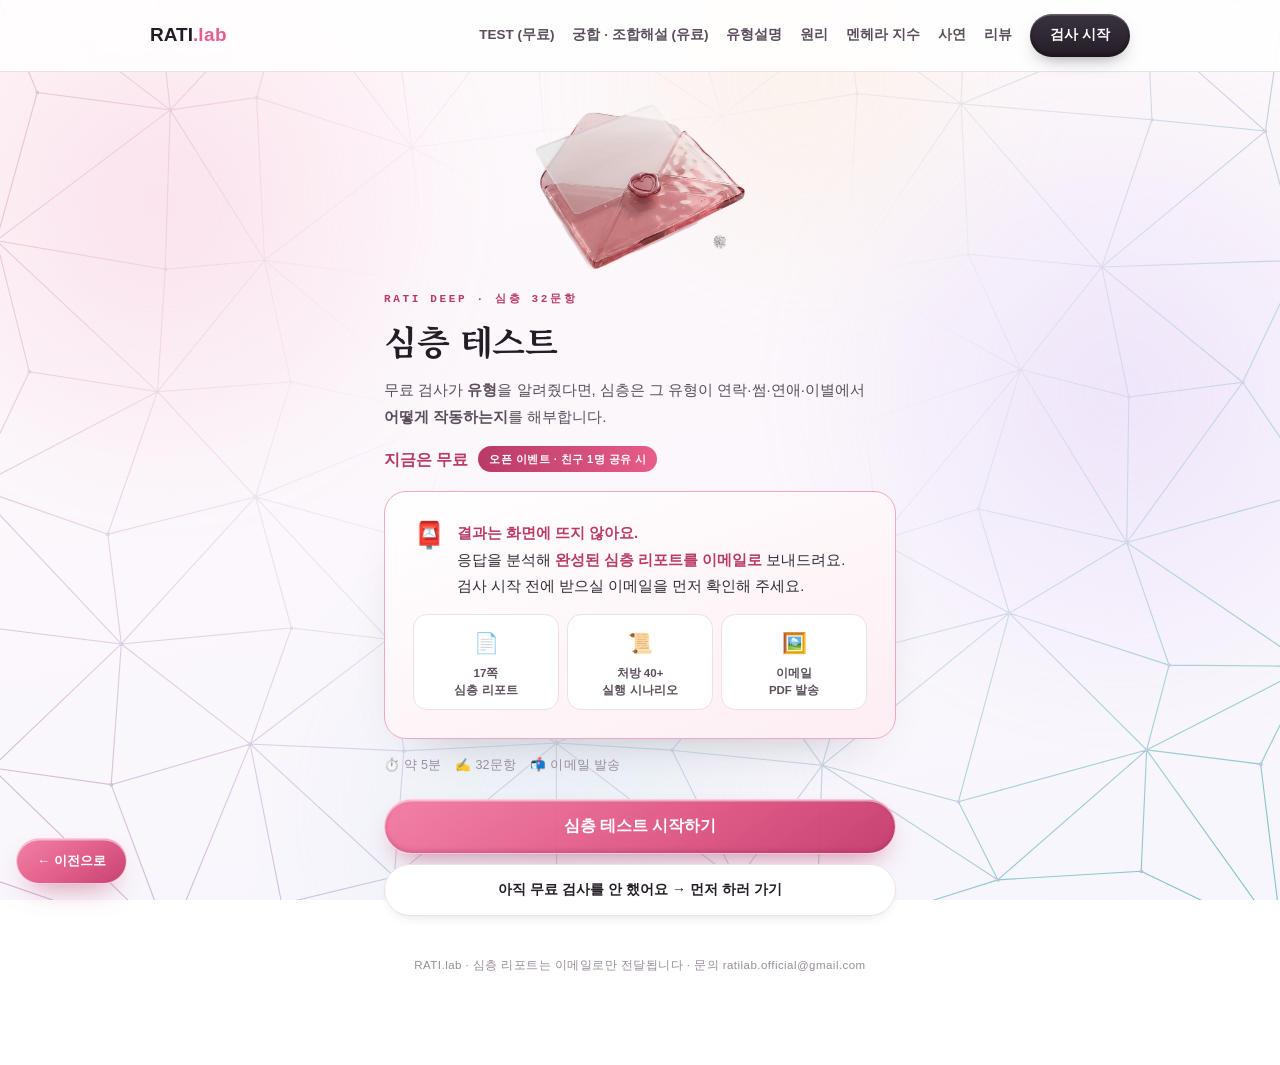
<file: deep.html>
<!DOCTYPE html>
<html lang="ko">
<head>
<meta charset="UTF-8">
<!-- Google tag (gtag.js) · GA4 — index.html과 동일 스니펫 -->
<script async src="https://www.googletagmanager.com/gtag/js?id=G-7MT2EN429N"></script>
<script>
  window.dataLayer = window.dataLayer || [];
  function gtag(){dataLayer.push(arguments);}
  gtag('js', new Date());
  var __gaCfg={};try{if(new URLSearchParams(location.search).has('ga_debug'))__gaCfg.debug_mode=true;}catch(e){}
  gtag('config', 'G-7MT2EN429N', __gaCfg);
  window.RATI_GA=function(name,params){try{if(typeof gtag==='function')gtag('event',name,params||{});}catch(e){}};
  // 시트 병행 기록 — index.html RATI_TRACK과 동일 형식(민수 지시 2026-08-08: 심층 퍼널 전 행동 기록)
  window.RATI_STAT_ENDPOINT='https://script.google.com/macros/s/AKfycbyHC6hr_7P6z-cwW4QLC33uHbPpnS7zDW-6LJ3dLTqsCP8rFKnTPX65GEu41erU-1WF/exec';
  window.RATI_SID=window.RATI_SID||(function(){try{var k='rati_sid',v=localStorage.getItem(k);if(!v){v=(Math.random().toString(36).slice(2,8))+Date.now().toString(36).slice(-4);localStorage.setItem(k,v);}return v;}catch(e){return 'sid'+Date.now();}})();
window.RATI_UTM=window.RATI_UTM||(function(){try{var p=new URLSearchParams(location.search);var u=p.get('utm_source')||p.get('utm')||p.get('utm_medium')||'';if(!u&&document.referrer){try{u=(new URL(document.referrer)).hostname;}catch(_2){}}return u||'direct';}catch(e){return '';}})();
window.RATI_TRACK=function(kind,data){try{fetch(window.RATI_STAT_ENDPOINT,{method:'POST',mode:'no-cors',headers:{'Content-Type':'text/plain'},body:JSON.stringify(Object.assign({kind:kind,ts:new Date().toISOString(),page:(location.pathname.split('/').pop()||'index')+location.hash,sid:window.RATI_SID,utm:window.RATI_UTM},data||{}))})}catch(e){}};
  // 카톡·라인 인앱 → 외부 브라우저 자동 탈출 (index.html과 동일)
  try{
    var __ua=navigator.userAgent||'';
    if(/KAKAOTALK/i.test(__ua)){
      location.href='kakaotalk://web/openExternal?url='+encodeURIComponent(location.href);
    } else if(/\bLine\//i.test(__ua) && location.search.indexOf('openExternalBrowser')<0){
      location.href=location.href+(location.search?'&':'?')+'openExternalBrowser=1';
    } else if(/Android/i.test(__ua) && /Instagram|FBAN|FBAV|NAVER\(inapp|DaumApps|Twitter/i.test(__ua)){
      try{ if(!sessionStorage.getItem('extEsc')){ sessionStorage.setItem('extEsc','1');
        location.href='intent://'+location.host+location.pathname+location.search+'#Intent;scheme=https;package=com.android.chrome;S.browser_fallback_url='+encodeURIComponent(location.href)+';end';
      } }catch(e2){}
    }
  }catch(e){}
  try{if(/KAKAOTALK|Instagram|FBAN|FBAV|Line\/|NAVER\(inapp|DaumApps/i.test(navigator.userAgent))document.documentElement.classList.add('inapp-lite');}catch(e){}
  /* 심층 재오픈 2026-10-16(PG 심사 통과) — 점검 플래그 삭제됨. 다시 닫을 땐 여기서 window.RATI_DEEP_CLOSED 를 켜는 한 줄만 되살리면 아래 점검 게이트가 동작한다 */
  window.RATI_KAKAO_KEY=window.RATI_KAKAO_KEY||'669a06a6cf4d194c2facd0bc20b05783'; /* 카카오 JS 키 — index.html과 동일 값 */
  if(window.RATI_KAKAO_KEY){var __ks=document.createElement('script');__ks.src='https://t1.kakaocdn.net/kakao_js_sdk/2.7.4/kakao.min.js';__ks.crossOrigin='anonymous';__ks.onload=function(){try{if(window.Kakao&&!Kakao.isInitialized())Kakao.init(window.RATI_KAKAO_KEY);}catch(e){}};document.head.appendChild(__ks);}
</script>
<style id="inapp-lite-css">
  /* 인앱 라이트: GPU 장식만 끔 · 기능 불변 (index.html 규칙 계승) */
  html.inapp-lite .mesh,html.inapp-lite .aur{display:none!important}
  html.inapp-lite *{animation:none!important;transition:none!important;backdrop-filter:none!important;-webkit-backdrop-filter:none!important}
</style>
<meta name="viewport" content="width=device-width,initial-scale=1">
<link rel="icon" href="/favicon.ico" sizes="any">
<link rel="icon" type="image/png" sizes="32x32" href="/favicon-32.png">
<link rel="icon" type="image/png" sizes="16x16" href="/favicon-16.png">
<link rel="apple-touch-icon" sizes="180x180" href="/apple-touch-icon.png">
<title>RATI DEEP | 심층 테스트 — 결과는 이메일로</title>
<meta name="robots" content="noindex">
<link rel="preconnect" href="https://fonts.googleapis.com">
<link rel="preconnect" href="https://fonts.gstatic.com" crossorigin>
<link href="https://fonts.googleapis.com/css2?family=Noto+Serif+KR:wght@400;600;700&display=swap" rel="stylesheet">
<style>
:root{--ink:#241C26;--ink2:#332B38;--slate:#5B4E5C;--mut:#9A8C9C;
  --rose:#E85D8A;--rosed:#B93A67;--roseL:#F480A7;
  --amber:#C98A1F;--teal:#3D9EA8;--violet:#7C4FD8;--line:#F0DFE8;
  --serif:'Noto Serif KR',serif;--mono:ui-monospace,'SF Mono',Menlo,monospace}
*{margin:0;padding:0;box-sizing:border-box}
html{-webkit-text-size-adjust:100%}
body{font-family:-apple-system,BlinkMacSystemFont,'Apple SD Gothic Neo','Pretendard','Noto Sans KR',sans-serif;
  color:var(--ink);background:linear-gradient(170deg,#FEF8FA 0%,#FBF7FC 55%,#F7F5FD 100%) fixed;
  word-break:keep-all;overflow-wrap:break-word;line-height:1.7;min-height:100vh}
.mesh{position:fixed;inset:0;width:100%;height:100%;z-index:-1;pointer-events:none;opacity:.85}
.aur{position:fixed;inset:0;z-index:-1;pointer-events:none;overflow:hidden}
.aur i{position:absolute;border-radius:50%;filter:blur(40px)}
.aur .a1{width:660px;height:660px;left:-170px;top:-130px;background:radial-gradient(circle,#F6A8C6,transparent 66%);opacity:.28}
.aur .a2{width:740px;height:700px;right:-210px;top:40px;background:radial-gradient(circle,#C7A9F5,transparent 66%);opacity:.24}
.aur .a3{width:600px;height:580px;left:20%;top:520px;background:radial-gradient(circle,#A9DEE3,transparent 66%);opacity:.2}
.aur .a4{width:540px;height:540px;right:16%;top:-190px;background:radial-gradient(circle,#F4D9A0,transparent 62%);opacity:.18}

header{position:sticky;top:0;z-index:60;padding:14px 0;transition:background .25s,box-shadow .25s,padding .25s}
  header.scrolled{background:rgba(255,255,255,.88);backdrop-filter:blur(12px);box-shadow:0 10px 30px -22px rgba(36,28,38,.35);padding:10px 0}
  .hd-in{max-width:1020px;margin:0 auto;padding:0 20px;display:flex;align-items:center;justify-content:space-between}
  .logo{font-size:19px;font-weight:900}
  .logo .dot{color:var(--rose)}.logo .lab{color:var(--rose);font-weight:800;letter-spacing:.5px}
  .hd-r{display:flex;align-items:center;gap:18px}
  .hd-link{font-size:13.5px;color:var(--slate);font-weight:600;white-space:nowrap}
  .hd-link:hover{color:var(--rosed)}
  .hd-cta{background:linear-gradient(180deg,#3B3240,#241C26);color:#fff;font-size:13.5px;font-weight:700;border-radius:99px;padding:10px 20px;white-space:nowrap;
    box-shadow:0 8px 18px -8px rgba(36,28,38,.5),inset 0 1.5px 0 rgba(255,255,255,.22),inset 0 -2px 4px rgba(0,0,0,.35);transition:transform .16s}
  .hd-cta:hover{transform:translateY(-1.5px)}
header{background:rgba(255,255,255,.85);backdrop-filter:blur(12px);border-bottom:1px solid var(--line)}
a{color:inherit;text-decoration:none}

.wrap{max-width:560px;margin:0 auto;padding:28px clamp(16px,4vw,24px) 90px}
.step{display:none}
.step.on{display:block}

.kicker{font-family:var(--mono);font-size:11px;font-weight:700;letter-spacing:.24em;color:var(--rosed);margin-bottom:10px}
h1{font-family:var(--serif);font-weight:700;font-size:clamp(26px,6.4vw,34px);line-height:1.32;letter-spacing:-.5px;text-wrap:balance}
h2{font-size:clamp(19px,5vw,22px);line-height:1.4;font-weight:800;text-wrap:balance}
.sub{color:var(--slate);font-size:15px;margin-top:12px;line-height:1.8;text-wrap:pretty}

.card{background:rgba(255,255,255,.82);border:1px solid var(--line);border-radius:22px;
  box-shadow:0 24px 54px -40px rgba(36,28,38,.42);padding:clamp(20px,5vw,28px);margin-top:18px}

/* 이벤트 필 */
.evline{display:flex;align-items:center;gap:10px;margin:16px 0 0;flex-wrap:wrap}
.evline .strike{color:var(--mut);text-decoration:line-through;font-size:14px}
.evline .free{font-weight:900;color:var(--rosed);font-size:16px}
.evline .pill{font-size:11px;font-weight:800;background:linear-gradient(90deg,var(--rosed),var(--rose));color:#fff;
  padding:4px 11px;border-radius:99px;letter-spacing:.04em}

/* 이메일 발송 공지 카드 */
.notice{background:linear-gradient(160deg,#fff,#FDEEF4);border:1.5px solid #F2A6C2}
.notice .nt{display:flex;gap:12px;align-items:flex-start}
.notice .ni{font-size:26px;line-height:1.2}
.notice b{color:var(--rosed)}
.notice p{font-size:14.5px;line-height:1.85;color:var(--ink2);text-wrap:pretty}
.deliv{display:grid;grid-template-columns:repeat(3,1fr);gap:8px;margin-top:14px}
.deliv .d{background:#fff;border:1px solid var(--line);border-radius:14px;padding:11px 8px;text-align:center}
.deliv .d .di{font-size:20px}
.deliv .d .dt{font-size:11.5px;font-weight:700;color:var(--slate);margin-top:5px;line-height:1.45}

.meta-line{display:flex;gap:14px;margin-top:16px;color:var(--mut);font-size:12.5px;letter-spacing:.02em}

/* CTA — 사이트 핑크 유리 */
.cta{display:block;width:100%;text-align:center;border:1px solid rgba(255,214,229,.9);cursor:pointer;
  background:linear-gradient(145deg,rgba(242,123,163,.96),rgba(222,83,130,.94) 56%,rgba(196,58,108,.96));
  color:#fff;font-weight:800;font-size:16px;padding:16px 20px;border-radius:99px;margin-top:22px;
  box-shadow:0 13px 29px -14px rgba(185,58,103,.75),inset 0 1.5px 0 rgba(255,255,255,.5),inset 0 -2px 5px rgba(120,20,60,.25);
  transition:transform .15s,opacity .15s;font-family:inherit}
.cta:hover{transform:translateY(-2px)}
.cta:disabled{opacity:.45;cursor:not-allowed;transform:none}
.ghost{display:block;width:100%;text-align:center;background:#fff;color:var(--ink);border:1.5px solid var(--line);cursor:pointer;
  font-weight:700;font-size:14px;padding:13px 18px;border-radius:99px;margin-top:10px;font-family:inherit;
  box-shadow:0 6px 14px -10px rgba(58,46,51,.3);transition:transform .14s;text-decoration:none}
.ghost:hover{transform:translateY(-1.5px)}

/* 폼 */
.fld{margin-top:18px}
.fld label{display:block;font-size:13px;font-weight:800;color:var(--ink2);margin-bottom:7px;letter-spacing:.01em}
.fld label .req{color:var(--rosed)}
.fld .help{font-size:12px;color:var(--mut);margin-top:6px;line-height:1.6}
.fld .help.warn{color:var(--rosed);font-weight:700}
.in{width:100%;font:inherit;font-size:15px;padding:13px 16px;border-radius:14px;border:1.5px solid var(--line);
  background:#fff;color:var(--ink);outline:none;transition:border-color .15s,box-shadow .15s}
.in:focus{border-color:var(--rose);box-shadow:0 0 0 3px rgba(232,93,138,.14)}
.in.err{border-color:var(--rosed);box-shadow:0 0 0 3px rgba(185,58,103,.12)}
.seg{display:flex;gap:8px;flex-wrap:wrap}
.seg button{flex:1 1 auto;font:inherit;font-size:14px;font-weight:700;padding:12px 14px;border-radius:14px;cursor:pointer;
  border:1.5px solid var(--line);background:#fff;color:var(--slate);transition:all .13s}
.seg button.on{border-color:rgba(255,214,229,.9);background:linear-gradient(145deg,rgba(242,123,163,.96),rgba(222,83,130,.94) 56%,rgba(196,58,108,.96));color:#fff;font-weight:800;box-shadow:0 10px 22px -12px rgba(185,58,103,.7),inset 0 1.5px 0 rgba(255,255,255,.5)}
.gate-note{display:flex;gap:9px;align-items:flex-start;background:#FFFDF4;border:1px solid #EAD9AE;border-radius:14px;
  padding:12px 15px;margin-top:20px;font-size:12.5px;color:#7A6640;line-height:1.7}

/* 설문 — 기존 검사(RATI_TEST)와 동일 문법: rt-qhead·명조 rt-q·tqo 자동 진행 (민수 지시 2026-08-07) */
.prog{position:sticky;top:59px;z-index:9;background:rgba(255,255,255,.9);backdrop-filter:blur(10px);
  margin:0 -24px;padding:12px 24px;border-bottom:1px solid var(--line)}
.prog .pt{display:flex;justify-content:space-between;font-size:12px;font-weight:700;color:var(--mut);margin-bottom:7px}
.prog .pt b{color:var(--rosed)}
.pbar{height:4px;border-radius:99px;background:rgba(36,28,38,.08);overflow:hidden}
.pbar i{display:block;height:100%;border-radius:99px;background:linear-gradient(90deg,#F2A6C2,var(--rose));
  transition:width .25s;width:0}
.rt-qhead{display:flex;align-items:center;gap:10px;margin-bottom:14px}
.rt-qno{font-family:var(--mono);font-size:13px;color:var(--slate)}
.rt-stage{font-size:11.5px;font-weight:700;padding:5px 11px;border-radius:99px;background:#F3EEFC;color:#7C4FD8}
.rt-deep{font-family:var(--mono);font-size:9.5px;letter-spacing:1.5px;color:#8B5CF6;border:1px solid rgba(139,92,246,.35);border-radius:99px;padding:3px 8px}
.rt-q{font-family:var(--serif);font-size:clamp(20px,4.6vw,25px);font-weight:700;line-height:1.55;margin-bottom:24px;min-height:2.8em;word-break:keep-all}
.tqo{display:block;width:100%;text-align:left;cursor:pointer;border-radius:16px;padding:15px 18px;margin-bottom:11px;
  font:inherit;font-size:14.5px;line-height:1.6;color:var(--ink);background:rgba(255,255,255,.85);border:1.5px solid var(--line);
  box-shadow:0 6px 16px -12px rgba(36,28,38,.35);transition:transform .14s,border-color .14s,box-shadow .14s,background .14s}
.tqo:hover{transform:translateY(-2px);border-color:rgba(232,93,138,.55);box-shadow:0 8px 22px rgba(232,93,138,.16);background:#fff}
.tqo.on{border-color:var(--rose);background:#FEF1F6;transform:scale(.985)}
.rt-early{font-size:10px;letter-spacing:.5px;color:var(--slate);margin-bottom:16px;text-align:right;font-family:var(--mono)}
.rt-foot{display:flex;justify-content:space-between;align-items:center;margin-top:22px;flex-wrap:wrap;gap:6px 12px}
.rt-back{border:0;background:none;cursor:pointer;font-size:13px;color:var(--mut);padding:8px 10px;font-family:inherit}
.rt-back:disabled{opacity:.4;cursor:default}
.rt-home{border:0;background:none;cursor:pointer;font-size:12.5px;color:var(--mut);padding:8px 10px;transition:color .15s;font-family:inherit;text-decoration:none}
.rt-hint{font-family:var(--mono);font-size:10px;letter-spacing:1px;color:var(--mut)}
/* 공유 게이트 채널 버튼 */
.sh-row{display:flex;gap:10px;justify-content:center;flex-wrap:wrap;margin-bottom:16px}
.shb{display:flex;flex-direction:column;align-items:center;gap:6px;border:0;background:none;cursor:pointer;font:inherit;padding:6px}
.shb i{display:flex;align-items:center;justify-content:center;width:52px;height:52px;border-radius:50%;font-style:normal;
  box-shadow:0 8px 18px -10px rgba(36,28,38,.4);transition:transform .14s}
.shb:hover i{transform:translateY(-2.5px)}
.shb span{font-size:11.5px;font-weight:700;color:var(--slate)}
.shb.done span{color:var(--rosed)}
/* 모듈 인트로 카드 (원장 v2.2의 인트로 4곳 — 문구 도착 시 삽입) */
.md-intro{text-align:center;padding:26px 0 6px}
.md-intro .mi-kicker{font-family:var(--mono);font-size:11px;font-weight:700;letter-spacing:.24em;color:var(--rosed)}
.md-intro h3{font-family:var(--serif);font-size:clamp(20px,5vw,24px);font-weight:700;margin-top:12px;line-height:1.5}
.md-intro p{font-size:14px;color:var(--slate);line-height:1.8;margin-top:10px}

/* 완료 */
.done-hero{text-align:center;padding:26px 0 6px}
.done-hero .big{font-size:56px;line-height:1}
.done-hero h2{margin-top:16px;font-family:var(--serif);font-weight:700;font-size:clamp(23px,6vw,28px)}
.done-hero .mail{display:inline-block;font-family:var(--mono);font-size:14px;font-weight:700;color:var(--rosed);
  background:#FEF1F6;border:1.5px solid #F6CADB;border-radius:99px;padding:8px 18px;margin-top:16px;max-width:100%;
  overflow:hidden;text-overflow:ellipsis;white-space:nowrap}
.done-note{font-size:13.5px;color:var(--slate);line-height:1.85;text-align:center;margin-top:16px;text-wrap:pretty}
.foot{margin-top:40px;text-align:center;color:var(--mut);font-size:11.5px;letter-spacing:.04em}
a:focus-visible,button:focus-visible{outline:2.5px solid var(--rose);outline-offset:2px}
@media (prefers-reduced-motion:reduce){*{transition:none!important}}
</style>
<script src="deep_questions.js"></script>
</head>
<body>
<svg class="mesh" aria-hidden="true" preserveAspectRatio="xMidYMid slice" viewBox="0 0 1440 1024">
  <defs>
    <linearGradient id="cline" x1="0" y1="0" x2="1" y2="0.45">
      <stop offset="0" stop-color="#D98FA0"/><stop offset=".5" stop-color="#C3A6D6"/><stop offset="1" stop-color="#5FB2BC"/>
    </linearGradient>
    <radialGradient id="cfade" cx="50%" cy="36%" r="74%">
      <stop offset="0" stop-color="#000"/><stop offset=".26" stop-color="#000"/><stop offset="1" stop-color="#e2e2e2"/>
    </radialGradient>
    <mask id="cmask"><rect width="1440" height="1024" fill="url(#cfade)"/></mask>
  </defs>
  <g mask="url(#cmask)">
    <path d="M-15.5 -28.1L173.3 -34.4M-15.5 -28.1L41.9 109.8M-15.5 -28.1L191.5 129.4M173.3 -34.4L323.2 -10.8M173.3 -34.4L191.5 129.4M323.2 -10.8L191.5 129.4M323.2 -10.8L441.1 0.6M323.2 -10.8L288.7 115.5M323.2 -10.8L463.1 171.7M441.1 0.6L599.3 -5.3M441.1 0.6L463.1 171.7M599.3 -5.3L463.1 171.7M599.3 -5.3L762.1 -32.9M599.3 -5.3L611.9 152.9M599.3 -5.3L812.2 136.0M762.1 -32.9L953.4 26.3M762.1 -32.9L812.2 136.0M953.4 26.3L812.2 136.0M953.4 26.3L1086.9 -22.3M953.4 26.3L964.2 111.1M953.4 26.3L1081.2 122.6M1086.9 -22.3L1291.2 36.0M1086.9 -22.3L1081.2 122.6M1291.2 36.0L1081.2 122.6M1291.2 36.0L1446.8 -8.3M1291.2 36.0L1295.9 140.5M1291.2 36.0L1423.6 153.2M1446.8 -8.3L1423.6 153.2M41.9 109.8L191.5 129.4M41.9 109.8L-4.1 276.5M191.5 129.4L-4.1 276.5M191.5 129.4L288.7 115.5M191.5 129.4L185.9 308.6M191.5 129.4L297.5 298.6M288.7 115.5L463.1 171.7M288.7 115.5L297.5 298.6M463.1 171.7L297.5 298.6M463.1 171.7L611.9 152.9M463.1 171.7L482.2 322.8M463.1 171.7L660.2 275.5M611.9 152.9L812.2 136.0M611.9 152.9L660.2 275.5M812.2 136.0L660.2 275.5M812.2 136.0L964.2 111.1M812.2 136.0L842.3 261.8M812.2 136.0L952.8 313.3M964.2 111.1L1081.2 122.6M964.2 111.1L952.8 313.3M1081.2 122.6L952.8 313.3M1081.2 122.6L1295.9 140.5M1081.2 122.6L1089.4 291.7M1081.2 122.6L1239.5 306.1M1295.9 140.5L1423.6 153.2M1295.9 140.5L1239.5 306.1M1423.6 153.2L1239.5 306.1M1423.6 153.2L1463.3 298.4M-4.1 276.5L185.9 308.6M-4.1 276.5L33.0 423.9M-4.1 276.5L177.2 446.4M185.9 308.6L297.5 298.6M185.9 308.6L177.2 446.4M297.5 298.6L177.2 446.4M297.5 298.6L482.2 322.8M297.5 298.6L327.0 435.3M297.5 298.6L509.9 474.6M482.2 322.8L660.2 275.5M482.2 322.8L509.9 474.6M660.2 275.5L509.9 474.6M660.2 275.5L842.3 261.8M660.2 275.5L637.7 452.1M660.2 275.5L761.3 455.1M842.3 261.8L952.8 313.3M842.3 261.8L761.3 455.1M952.8 313.3L761.3 455.1M952.8 313.3L1089.4 291.7M952.8 313.3L972.9 478.5M952.8 313.3L1148.3 421.5M1089.4 291.7L1239.5 306.1M1089.4 291.7L1148.3 421.5M1239.5 306.1L1148.3 421.5M1239.5 306.1L1463.3 298.4M1239.5 306.1L1269.9 452.4M1239.5 306.1L1398.0 435.8M1463.3 298.4L1398.0 435.8M33.0 423.9L177.2 446.4M33.0 423.9L-29.2 554.3M177.2 446.4L-29.2 554.3M177.2 446.4L327.0 435.3M177.2 446.4L121.2 606.7M177.2 446.4L287.4 564.8M327.0 435.3L509.9 474.6M327.0 435.3L287.4 564.8M509.9 474.6L287.4 564.8M509.9 474.6L637.7 452.1M509.9 474.6L470.4 615.0M509.9 474.6L603.1 581.1M637.7 452.1L761.3 455.1M637.7 452.1L603.1 581.1M761.3 455.1L603.1 581.1M761.3 455.1L972.9 478.5M761.3 455.1L804.4 616.0M761.3 455.1L988.1 614.4M972.9 478.5L1148.3 421.5M972.9 478.5L988.1 614.4M1148.3 421.5L988.1 614.4M1148.3 421.5L1269.9 452.4M1148.3 421.5L1100.5 578.3M1148.3 421.5L1267.6 616.1M1269.9 452.4L1398.0 435.8M1269.9 452.4L1267.6 616.1M1398.0 435.8L1267.6 616.1M1398.0 435.8L1480.3 557.1M-29.2 554.3L121.2 606.7M-29.2 554.3L-28.5 709.9M-29.2 554.3L136.5 730.2M121.2 606.7L287.4 564.8M121.2 606.7L136.5 730.2M287.4 564.8L136.5 730.2M287.4 564.8L470.4 615.0M287.4 564.8L327.8 712.3M287.4 564.8L436.4 724.9M470.4 615.0L603.1 581.1M470.4 615.0L436.4 724.9M603.1 581.1L436.4 724.9M603.1 581.1L804.4 616.0M603.1 581.1L628.5 736.8M603.1 581.1L839.9 746.8M804.4 616.0L988.1 614.4M804.4 616.0L839.9 746.8M988.1 614.4L839.9 746.8M988.1 614.4L1100.5 578.3M988.1 614.4L961.4 740.9M988.1 614.4L1135.5 695.5M1100.5 578.3L1267.6 616.1M1100.5 578.3L1135.5 695.5M1267.6 616.1L1135.5 695.5M1267.6 616.1L1480.3 557.1M1267.6 616.1L1315.2 754.0M1267.6 616.1L1473.0 755.4M1480.3 557.1L1473.0 755.4M-28.5 709.9L136.5 730.2M-28.5 709.9L-9.5 869.6M136.5 730.2L-9.5 869.6M136.5 730.2L327.8 712.3M136.5 730.2L125.1 888.5M136.5 730.2L281.5 842.9M327.8 712.3L436.4 724.9M327.8 712.3L281.5 842.9M436.4 724.9L281.5 842.9M436.4 724.9L628.5 736.8M436.4 724.9L454.4 850.5M436.4 724.9L625.9 841.7M628.5 736.8L839.9 746.8M628.5 736.8L625.9 841.7M839.9 746.8L625.9 841.7M839.9 746.8L961.4 740.9M839.9 746.8L756.0 849.7M839.9 746.8L924.9 866.7M961.4 740.9L1135.5 695.5M961.4 740.9L924.9 866.7M1135.5 695.5L924.9 866.7M1135.5 695.5L1315.2 754.0M1135.5 695.5L1078.2 907.8M1135.5 695.5L1290.0 849.4M1315.2 754.0L1473.0 755.4M1315.2 754.0L1290.0 849.4M1473.0 755.4L1290.0 849.4M1473.0 755.4L1418.2 865.4M-9.5 869.6L125.1 888.5M-9.5 869.6L-12.0 993.7M-9.5 869.6L190.7 1063.7M125.1 888.5L281.5 842.9M125.1 888.5L190.7 1063.7M281.5 842.9L190.7 1063.7M281.5 842.9L454.4 850.5M281.5 842.9L317.0 1022.7M281.5 842.9L443.6 992.0M454.4 850.5L625.9 841.7M454.4 850.5L443.6 992.0M625.9 841.7L443.6 992.0M625.9 841.7L756.0 849.7M625.9 841.7L626.2 1005.1M625.9 841.7L828.9 996.8M756.0 849.7L924.9 866.7M756.0 849.7L828.9 996.8M924.9 866.7L828.9 996.8M924.9 866.7L1078.2 907.8M924.9 866.7L918.0 1060.3M924.9 866.7L1122.5 995.6M1078.2 907.8L1290.0 849.4M1078.2 907.8L1122.5 995.6M1290.0 849.4L1122.5 995.6M1290.0 849.4L1418.2 865.4M1290.0 849.4L1283.8 985.9M1290.0 849.4L1442.5 1062.5M1418.2 865.4L1442.5 1062.5M-12.0 993.7L190.7 1063.7M190.7 1063.7L317.0 1022.7M317.0 1022.7L443.6 992.0M443.6 992.0L626.2 1005.1M626.2 1005.1L828.9 996.8M828.9 996.8L918.0 1060.3M918.0 1060.3L1122.5 995.6M1122.5 995.6L1283.8 985.9M1283.8 985.9L1442.5 1062.5" fill="none" stroke="url(#cline)" stroke-width="1.25" stroke-linejoin="round"/>
    <g fill="url(#cline)"><circle cx="-15.5" cy="-28.1" r="2.1"/><circle cx="173.3" cy="-34.4" r="2.1"/><circle cx="323.2" cy="-10.8" r="2.1"/><circle cx="441.1" cy="0.6" r="2.1"/><circle cx="599.3" cy="-5.3" r="2.1"/><circle cx="762.1" cy="-32.9" r="2.1"/><circle cx="953.4" cy="26.3" r="2.1"/><circle cx="1086.9" cy="-22.3" r="2.1"/><circle cx="1291.2" cy="36.0" r="2.1"/><circle cx="1446.8" cy="-8.3" r="2.1"/><circle cx="41.9" cy="109.8" r="2.1"/><circle cx="191.5" cy="129.4" r="2.1"/><circle cx="288.7" cy="115.5" r="2.1"/><circle cx="463.1" cy="171.7" r="2.1"/><circle cx="611.9" cy="152.9" r="2.1"/><circle cx="812.2" cy="136.0" r="2.1"/><circle cx="964.2" cy="111.1" r="2.1"/><circle cx="1081.2" cy="122.6" r="2.1"/><circle cx="1295.9" cy="140.5" r="2.1"/><circle cx="1423.6" cy="153.2" r="2.1"/><circle cx="-4.1" cy="276.5" r="2.1"/><circle cx="185.9" cy="308.6" r="2.1"/><circle cx="297.5" cy="298.6" r="2.1"/><circle cx="482.2" cy="322.8" r="2.1"/><circle cx="660.2" cy="275.5" r="2.1"/><circle cx="842.3" cy="261.8" r="2.1"/><circle cx="952.8" cy="313.3" r="2.1"/><circle cx="1089.4" cy="291.7" r="2.1"/><circle cx="1239.5" cy="306.1" r="2.1"/><circle cx="1463.3" cy="298.4" r="2.1"/><circle cx="33.0" cy="423.9" r="2.1"/><circle cx="177.2" cy="446.4" r="2.1"/><circle cx="327.0" cy="435.3" r="2.1"/><circle cx="509.9" cy="474.6" r="2.1"/><circle cx="637.7" cy="452.1" r="2.1"/><circle cx="761.3" cy="455.1" r="2.1"/><circle cx="972.9" cy="478.5" r="2.1"/><circle cx="1148.3" cy="421.5" r="2.1"/><circle cx="1269.9" cy="452.4" r="2.1"/><circle cx="1398.0" cy="435.8" r="2.1"/><circle cx="-29.2" cy="554.3" r="2.1"/><circle cx="121.2" cy="606.7" r="2.1"/><circle cx="287.4" cy="564.8" r="2.1"/><circle cx="470.4" cy="615.0" r="2.1"/><circle cx="603.1" cy="581.1" r="2.1"/><circle cx="804.4" cy="616.0" r="2.1"/><circle cx="988.1" cy="614.4" r="2.1"/><circle cx="1100.5" cy="578.3" r="2.1"/><circle cx="1267.6" cy="616.1" r="2.1"/><circle cx="1480.3" cy="557.1" r="2.1"/><circle cx="-28.5" cy="709.9" r="2.1"/><circle cx="136.5" cy="730.2" r="2.1"/><circle cx="327.8" cy="712.3" r="2.1"/><circle cx="436.4" cy="724.9" r="2.1"/><circle cx="628.5" cy="736.8" r="2.1"/><circle cx="839.9" cy="746.8" r="2.1"/><circle cx="961.4" cy="740.9" r="2.1"/><circle cx="1135.5" cy="695.5" r="2.1"/><circle cx="1315.2" cy="754.0" r="2.1"/><circle cx="1473.0" cy="755.4" r="2.1"/><circle cx="-9.5" cy="869.6" r="2.1"/><circle cx="125.1" cy="888.5" r="2.1"/><circle cx="281.5" cy="842.9" r="2.1"/><circle cx="454.4" cy="850.5" r="2.1"/><circle cx="625.9" cy="841.7" r="2.1"/><circle cx="756.0" cy="849.7" r="2.1"/><circle cx="924.9" cy="866.7" r="2.1"/><circle cx="1078.2" cy="907.8" r="2.1"/><circle cx="1290.0" cy="849.4" r="2.1"/><circle cx="1418.2" cy="865.4" r="2.1"/><circle cx="-12.0" cy="993.7" r="2.1"/><circle cx="190.7" cy="1063.7" r="2.1"/><circle cx="317.0" cy="1022.7" r="2.1"/><circle cx="443.6" cy="992.0" r="2.1"/><circle cx="626.2" cy="1005.1" r="2.1"/><circle cx="828.9" cy="996.8" r="2.1"/><circle cx="918.0" cy="1060.3" r="2.1"/><circle cx="1122.5" cy="995.6" r="2.1"/><circle cx="1283.8" cy="985.9" r="2.1"/><circle cx="1442.5" cy="1062.5" r="2.1"/></g>
  </g>
</svg>
<div class="aur" aria-hidden="true"><i class="a1"></i><i class="a2"></i><i class="a3"></i><i class="a4"></i></div>

<header><div class="hd-in">
  <a class="logo" href="index.html#top">RATI<span class="dot">.</span><span class="lab">lab</span></a>
  <div class="hd-right">
  <button class="hd-burger" type="button" aria-label="메뉴 열기" aria-expanded="false" onclick="var h=this.closest('header'),o=h.classList.toggle('nav-open');this.setAttribute('aria-expanded',o);this.setAttribute('aria-label',o?'메뉴 닫기':'메뉴 열기');return false"><span></span><span></span><span></span></button>
  <nav class="hd-r">
    <a class="hd-link" href="index.html?doc=tests"><b>TEST (무료)</b></a>
    <a class="hd-link" href="index.html?doc=deep" style="color:var(--rosed)" hidden><b>심층 TEST (유료)</b> <em style="font-style:normal;font-size:10.5px;color:var(--rosed);font-weight:800">— 무료 이벤트 진행중!</em></a><!-- 심층 점검 중 — 재오픈 시 hidden만 제거 -->
    <a class="hd-link" href="index.html?doc=gung">궁합 · 조합해설 (유료)</a>
    <a class="hd-link" href="types.html">유형설명</a>
    <a class="hd-link" href="index.html?doc=theory">원리</a>
    <a class="hd-link" href="index.html?doc=menhera">멘헤라 지수</a>
    <a class="hd-link" href="index.html?doc=stories">사연</a>
    <a class="hd-link" href="index.html?doc=reviews">리뷰</a>
    <a class="hd-cta" href="index.html?test=1">검사 시작</a>
  </nav>
  <a class="hd-x" href="index.html" aria-label="닫기 — 홈으로">×</a>
  </div>
</div></header>
<style id="hd-nav-css">
  .hd-burger{display:none;position:relative;width:42px;height:40px;border:0;background:transparent;cursor:pointer;padding:0;flex:0 0 auto;z-index:3}
  .hd-burger span{position:absolute;left:10px;right:10px;height:2px;border-radius:2px;background:var(--ink,#241C26);transition:transform .28s cubic-bezier(.2,.8,.2,1),opacity .18s}
  .hd-burger span:nth-child(1){top:13px}
  .hd-burger span:nth-child(2){top:19px}
  .hd-burger span:nth-child(3){top:25px}
  header.nav-open .hd-burger span:nth-child(1){transform:translateY(6px) rotate(45deg)}
  header.nav-open .hd-burger span:nth-child(2){opacity:0}
  header.nav-open .hd-burger span:nth-child(3){transform:translateY(-6px) rotate(-45deg)}
  .hd-right{display:flex;align-items:center;gap:14px}
  .hd-x{display:none;font-size:24px;line-height:1;color:var(--mut,#9A8C9C);padding:6px;text-decoration:none;flex:0 0 auto;transition:opacity .18s}
  .hd-x:hover{color:var(--ink,#241C26)}
  header.nav-open .hd-x{opacity:0;pointer-events:none}
  @media(max-width:880px){
    header{padding:10px 0}
    .hd-x{display:inline-flex;align-items:center}
    header .hd-in{position:relative;flex-wrap:nowrap!important;row-gap:0}
    .hd-burger{display:inline-flex}
    header .hd-r{position:absolute;top:100%;left:0;right:0;width:auto;
      display:flex!important;flex-direction:column;align-items:stretch;gap:0!important;padding:6px 14px 10px!important;
      background:rgba(255,255,255,.98);-webkit-backdrop-filter:blur(14px);backdrop-filter:blur(14px);
      border:0;border-top:1px solid var(--line,#eadfe4);border-bottom:1px solid var(--line,#eadfe4);
      border-radius:0;box-shadow:0 22px 34px -24px rgba(36,28,38,.35);
      overflow:hidden!important;max-height:0;opacity:0;transform:translateY(-8px);pointer-events:none;
      transition:max-height .34s ease,opacity .24s ease,transform .28s cubic-bezier(.2,.8,.2,1)}
    header.nav-open .hd-r{max-height:80vh;opacity:1;transform:translateY(0);pointer-events:auto;overflow-y:auto!important}
        /* 닫힌 메뉴는 포커스 순서에서도 빠져야 한다 — 안 그러면 Tab 이 보이지 않는 링크 7개를 훑는다(2026-08-09 검수).
       visibility 는 전환이 끝난 뒤에만 걸리도록 transition 을 태워 열림 애니메이션을 해치지 않는다. */
    header .hd-r{visibility:hidden;transition:max-height .28s ease,opacity .28s ease,transform .28s ease,visibility 0s linear .28s}
    header.nav-open .hd-r,#hd.nav-open .hd-r{visibility:visible;transition-delay:0s}
    header .hd-r .hd-link[hidden]{display:none!important}
    header .hd-r .hd-link:not([hidden]){display:block!important;width:auto!important;white-space:normal!important;flex:0 0 auto!important;
      font-size:15px!important;font-weight:600;color:var(--ink,#241C26);padding:13px 14px!important;border-radius:10px}
    header .hd-r .hd-link+.hd-link{border-top:1px solid rgba(36,28,38,.06)}
    header .hd-r .hd-link:active{background:#fdf2f6}
    header .hd-r .hd-cta{display:none!important}
  }
</style>

<div class="wrap">

  <!-- ══ STEP 0 · 인트로 — "결과는 이메일로" 사전 공지 ══ -->
  <section class="step on" id="s0">
    <div style="display:flex;justify-content:center;margin:2px 0 18px"><img src="pd_deep.webp" alt="심층 리포트" style="height:170px" onerror="this.parentNode.remove()"></div>
    <div class="kicker">RATI DEEP · 심층 32문항</div>
    <h1>심층 테스트</h1>
    <p class="sub">무료 검사가 <b>유형</b>을 알려줬다면, 심층은 그 유형이 연락·썸·연애·이별에서 <b>어떻게 작동하는지</b>를 해부합니다.</p>
    <div class="evline">
      <!-- 정가 9,900원 취소선 제거 2026-10-16 — 유료로 판매한 적이 없어 표시광고 리스크 -->
      <span class="free">지금은 무료</span>
      <span class="pill">오픈 이벤트 · 친구 1명 공유 시</span>
    </div>

    <div class="card notice">
      <div class="nt">
        <div class="ni">📮</div>
        <div>
          <p><b>결과는 화면에 뜨지 않아요.</b><br>
          응답을 분석해 <b>완성된 심층 리포트를 이메일로</b> 보내드려요. 검사 시작 전에 받으실 이메일을 먼저 확인해 주세요.</p>
        </div>
      </div>
      <div class="deliv">
        <div class="d"><div class="di">📄</div><div class="dt">17쪽<br>심층 리포트</div></div>
        <div class="d"><div class="di">📜</div><div class="dt">처방 40+<br>실행 시나리오</div></div>
        <div class="d"><div class="di">🖼️</div><div class="dt">이메일<br>PDF 발송</div></div>
      </div>
    </div>

    <div class="meta-line"><span>⏱️ 약 5분</span><span>✍️ 32문항</span><span>📬 이메일 발송</span></div>
    <button class="cta" id="goGate">심층 테스트 시작하기</button>
    <a class="ghost" href="https://ratilab.com/">아직 무료 검사를 안 했어요 → 먼저 하러 가기</a>
  </section>

  <!-- ══ STEP G · 공유 게이트 — 친구 1명에게 공유하면 무료 (클릭 기반 · 민수 결정 2026-08-08) ══ -->
  <section class="step" id="sG">
    <div class="kicker">OPEN EVENT · 공유하면 무료</div>
    <h2>친구 1명에게 공유하면<br><em style="font-style:normal;color:var(--rosed)">9,900원 → 0원</em></h2>
    <p class="sub">공유 한 번이면 심층 테스트가 무료로 열려요. 결과 리포트는 이메일로 보내드려요.</p>
    <div class="card" style="text-align:center">
      <p style="font-size:13.5px;color:var(--slate);margin-bottom:14px">공유할 곳을 골라주세요 — 보내고 오면 무료가 열려요</p>
      <div class="sh-row" id="shareRow">
        <button type="button" class="shb" data-ch="kakao" aria-label="카카오톡으로 공유"><i style="background:#FEE500;color:#191919"><svg viewBox="0 0 24 24" width="24" height="24" fill="currentColor" aria-hidden="true"><path d="M12 3.2C6.9 3.2 2.8 6.5 2.8 10.6c0 2.6 1.7 4.9 4.4 6.2-.2.7-.7 2.6-.8 3-.1.5.2.5.4.4.2-.1 2.6-1.8 3.6-2.5.5.1 1.1.1 1.6.1 5.1 0 9.2-3.3 9.2-7.4S17.1 3.2 12 3.2z"/></svg></i><span>카카오톡</span></button>
        <button type="button" class="shb" data-ch="insta" aria-label="인스타그램으로 공유"><i style="background:linear-gradient(45deg,#F58529,#DD2A7B 55%,#8134AF);color:#fff"><svg viewBox="0 0 24 24" width="23" height="23" fill="none" stroke="currentColor" stroke-width="2" aria-hidden="true"><rect x="3.2" y="3.2" width="17.6" height="17.6" rx="5"/><circle cx="12" cy="12" r="4"/><circle cx="17.2" cy="6.8" r="1.1" fill="currentColor" stroke="none"/></svg></i><span>인스타</span></button>
        <button type="button" class="shb" data-ch="x" aria-label="X로 공유"><i style="background:#111;color:#fff"><svg viewBox="0 0 24 24" width="20" height="20" fill="currentColor" aria-hidden="true"><path d="M18.9 2.2H22l-7.6 8.7L23.4 22h-7l-5.5-7.1L4.6 22H1.5l8.2-9.4L1 2.2h7.2l4.9 6.5 5.8-6.5zm-1.2 18h1.9L6.4 4.1H4.4l13.3 16.1z"/></svg></i><span>X</span></button>
        <button type="button" class="shb" data-ch="copy" aria-label="링크 복사"><i style="background:#fff;color:var(--slate);border:1.5px solid var(--line)"><svg viewBox="0 0 24 24" width="22" height="22" fill="none" stroke="currentColor" stroke-width="2" stroke-linecap="round" aria-hidden="true"><path d="M9.5 14.5l5-5"/><path d="M11 7l1.2-1.2a3.6 3.6 0 015 5L17 12"/><path d="M13 17l-1.2 1.2a3.6 3.6 0 01-5-5L8 12"/></svg></i><span>링크 복사</span></button>
      </div>
      <div class="gate-note" id="shareDone" style="display:none;justify-content:center;background:#F0FAF6;border-color:#BFE5D8;color:#2F6B58">🎉 <span><b>공유 완료!</b> 무료 심층 리포트가 열렸어요.</span></div>
      <button class="cta" id="afterShare" type="button" disabled>무료로 시작하기 →</button>
    </div>
  </section>

  <!-- ══ STEP 1 · 정보 입력 게이트 — 전부 입력해야 설문 시작 ══ -->
  <section class="step" id="s1">
    <div class="kicker">STEP 1 / 2 · 리포트 수신 정보</div>
    <h2>리포트를 받을 정보를 알려주세요</h2>
    <p class="sub">완성된 리포트가 아래 이메일로 발송돼요. 모두 입력해야 설문이 시작됩니다.</p>

    <div class="card">
      <div class="fld">
        <label for="fEmail">이메일 <span class="req">*</span></label>
        <input class="in" id="fEmail" type="email" inputmode="email" autocomplete="email" placeholder="you@example.com">
        <div class="help" id="emailHelp">📮 이 주소로 리포트가 발송돼요 — 오타가 나면 받을 수 없어요!</div>
      </div>
      <div class="fld">
        <label for="fName">이름(닉네임) <span class="req">*</span></label>
        <input class="in" id="fName" type="text" autocomplete="nickname" maxlength="12" placeholder="리포트 표지에 들어갈 이름">
      </div>
      <div class="fld">
        <label for="fAge">나이 <span style="font-weight:600;color:var(--mut)">(숫자만 입력해주세요)</span> <span class="req">*</span></label>
        <input class="in" id="fAge" type="number" inputmode="numeric" min="14" max="99" placeholder="예) 26">
      </div>
      <div class="fld">
        <label>성별 <span class="req">*</span></label>
        <div class="seg" id="fSex">
          <button type="button" data-v="F">여성</button>
          <button type="button" data-v="M">남성</button>
          <button type="button" data-v="N">선택 안 함</button>
        </div>
      </div>
      <div class="fld">
        <label for="fMbti">MBTI <span class="req">*</span></label>
        <select class="in" id="fMbti">
          <option value="모름 / 비공개">모름 / 비공개</option>
          <option>INFP</option><option>INFJ</option><option>INTP</option><option>INTJ</option>
          <option>ISFP</option><option>ISFJ</option><option>ISTP</option><option>ISTJ</option>
          <option>ENFP</option><option>ENFJ</option><option>ENTP</option><option>ENTJ</option>
          <option>ESFP</option><option>ESFJ</option><option>ESTP</option><option>ESTJ</option>
        </select>
        <div class="help">성격유형 × RATI 교차 분석(리포트 05 섹션)에 쓰여요. 모르면 그대로 두세요.</div>
      </div>
      <div class="fld">
        <label for="fRcode">내 RATI 유형 <span class="req">*</span></label>
        <select class="in" id="fRcode">
          <option value="">모름 — 아래 2분 무료 검사로 확인</option>
          <option value="RATI">RATI — 완벽주의형</option><option value="RATO">RATO — 품어주는형</option>
          <option value="RAKI">RAKI — 해결사형</option><option value="RAKO">RAKO — 버팀목형</option>
          <option value="RUTI">RUTI — 올인형</option><option value="RUTO">RUTO — 맞춰주는형</option>
          <option value="RUKI">RUKI — 속정형</option><option value="RUKO">RUKO — 여운형</option>
          <option value="BATI">BATI — 소신형</option><option value="BATO">BATO — 자유형</option>
          <option value="BAKI">BAKI — 과묵형</option><option value="BAKO">BAKO — 독립형</option>
          <option value="BUTI">BUTI — 열정파형</option><option value="BUTO">BUTO — 직감형</option>
          <option value="BUKI">BUKI — 충전형</option><option value="BUKO">BUKO — 불꽃형</option>
        </select>
        <div class="help" id="rcodeHelp">무료 검사 결과의 4글자 코드예요 — 유형을 고르면 내 유형 리포트가 자동 발송돼요. 유형을 모르면 <a href="https://ratilab.com/?start=test" target="_blank" style="color:var(--rosed);font-weight:700;text-decoration:underline">2분 무료 검사</a>로 먼저 확인하고 오세요 (이 창은 그대로 열어두면 돼요)</div>
      </div>

      <div class="gate-note">🔒 <span>입력하신 정보는 <b>리포트 생성과 발송에만</b> 사용돼요. 결과는 웹에 게시되지 않고 이메일로만 전달됩니다.</span></div>
      <button class="cta" id="startQuiz" disabled>설문 시작하기</button>
    </div>
  </section>

  <!-- ══ STEP 2 · 설문 — 기존 검사(RATI_TEST)와 동일 형식·진행. 문항 32개는 원장 v2.2 대기 슬롯 ══ -->
  <section class="step" id="s2">
    <div class="prog">
      <div class="pt"><span>심층 설문</span><span><b id="pNow">1</b> / <span id="pTot">32</span></span></div>
      <div class="pbar"><i id="pFill"></i></div>
    </div>
    <div class="card" id="qCard"><!-- renderQ()가 rt-qhead + rt-q + .tqo 4종 + rt-foot를 그림 --></div>
  </section>

  <!-- ══ STEP 3 · 완료 — 이메일 발송 안내 ══ -->
  <section class="step" id="s3">
    <div class="card">
      <div class="done-hero">
        <div class="big">📮</div>
        <h2>이메일로 발송드렸어요!</h2>
        <div class="mail" id="doneMail">you@example.com</div>
        <p class="done-note">
          응답 분석이 끝나는 대로 <b>17쪽 심층 리포트 PDF</b>이 위 주소로 도착해요.<br>
          리포트 생성·발송에 <b>5분 정도 걸릴 수 있어요</b> — 5분이 지나도 안 보이면 <b>스팸함</b>을 한번 확인해 주세요.
        </p>
      </div>
      <a class="ghost" href="https://ratilab.com/">RATI.lab 홈으로</a>
    </div>
  </section>

  <div class="foot">RATI.lab · 심층 리포트는 이메일로만 전달됩니다 · 문의 ratilab.official@gmail.com</div>
</div>

<a href="https://ratilab.com/" id="backPill" style="position:fixed;left:16px;bottom:16px;z-index:80;display:inline-flex;align-items:center;gap:6px;background:linear-gradient(145deg,rgba(242,123,163,.96),rgba(222,83,130,.94) 56%,rgba(196,58,108,.96));border:1px solid rgba(255,214,229,.9);border-radius:99px;padding:11px 20px;font-size:13px;font-weight:800;color:#fff;text-decoration:none;box-shadow:0 13px 29px -14px rgba(185,58,103,.75),inset 0 1.5px 0 rgba(255,255,255,.5)">← 이전으로</a>

<script>
(function(){
  'use strict';
  /* ── 점검 게이트 — RATI_DEEP_CLOSED면 준비 안내만 표시(설문 진입 차단). 재오픈 2026-10-16 으로 플래그 삭제됨 · 코드는 다시 닫을 때를 위해 보존 ── */
  if(window.RATI_DEEP_CLOSED){
    ['s0','sG','s1','s2','s3'].forEach(function(s){var el=document.getElementById(s);if(el)el.classList.remove('on');});
    var __m=document.createElement('section');__m.className='step on';
    __m.innerHTML='<div class="card" style="text-align:center;padding:44px 24px"><div style="font-size:40px">🛠️</div><h2 style="margin-top:12px">심층 테스트, 잠시 준비 중이에요</h2><p class="sub" style="margin-top:10px">더 정확한 리포트를 위해 정비하고 있어요 — 곧 다시 열릴게요.</p><a class="cta" href="https://ratilab.com/" style="display:inline-block;margin-top:18px;text-decoration:none;padding:13px 30px">홈으로 가기</a></div>';
    var __h=document.getElementById('s0');__h.parentNode.insertBefore(__m,__h);
    try{RATI_TRACK('event',{cat:'deep',label:'view_closed'});}catch(e){}
    return;
  }
  /* ── 심층 문항 큐 — 문항 원장 v2.3 (32문항 + 모듈 인트로 4곳 E/F/H/I) · deep_questions.js에서 자동 전사 ── */
  var QUEUE=(window.RATI_DEEP&&RATI_DEEP.queue)||[];
  if(!QUEUE.length){document.title='문항 로드 실패';}
  var TOTAL=QUEUE.filter(function(x){return x.type==='q'}).length;
  var state={email:'',name:'',age:'',sex:'',mbti:'',answers:[],q:0};

  function $(id){return document.getElementById(id);}
  function show(id){['s0','sG','s1','s2','s3'].forEach(function(s){$(s).classList.toggle('on',s===id);});window.scrollTo(0,0);
    var bp=document.getElementById('backPill');
    if(bp){bp.style.display=(id==='s2'||id==='s3')?'none':'inline-flex';bp.dataset.step=id;}}

  /* 공유 게이트(클릭 기반) — 공유 이력 있으면 정보 입력으로 직행 */
  function shared(){try{return sessionStorage.getItem('rati_deep_shared')==='1'}catch(e){return false}} /* 세션 단위 — 방문할 때마다 공유해야 열림(민수 지시 2026-08-14). 기존 localStorage 영구 이력은 무시 */
  function toGate(entry){
    if(shared()){show('s1');RATI_GA('deep_gate_view',{entry:entry});try{RATI_TRACK('event',{cat:'deep',label:'form_view',entry:entry});}catch(e){}}
    else{show('sG');RATI_GA('deep_share_gate_view',{entry:entry});try{RATI_TRACK('event',{cat:'deep',label:'share_gate',entry:entry});}catch(e){}}
  }
  /* STEP 0 → 공유 게이트 → 정보 입력 */
  $('goGate').addEventListener('click',function(){toGate('intro');});
  (function(){
    var U='https://ratilab.com/deep.html', T='RATI 심층 테스트 — 지금 무료 이벤트 중이야. 결과는 17쪽 리포트로 이메일에 온대!';
    function toast(m){alert;/* deep엔 토스트 없음 — 채널 라벨로 안내 */}
    function unlock(btn,label){
      try{sessionStorage.setItem('rati_deep_shared','1')}catch(e){}
      if(btn){btn.classList.add('done');if(label)btn.querySelector('span').textContent=label;}
      document.getElementById('shareDone').style.display='flex';
      $('afterShare').disabled=false;
      RATI_GA('deep_share_unlock');try{RATI_TRACK('event',{cat:'deep',label:'share_unlock'});}catch(e){}
    }
    function copyTxt(ok,fail){
      if(navigator.clipboard&&navigator.clipboard.writeText){navigator.clipboard.writeText(T+' '+U).then(ok,fail||ok);}
      else ok();
    }
    /* 해제 타이밍: 즉시가 아니라 "보내고 돌아왔을 때" — 창 다녀오면(focus 복귀) 해제 */
    var pendingBtn=null,pendingLabel='';
    function armReturn(b,label){pendingBtn=b;pendingLabel=label;}
    window.addEventListener('focus',function(){
      if(pendingBtn){var b=pendingBtn;pendingBtn=null;setTimeout(function(){unlock(b,pendingLabel);},400);}
    });
    document.getElementById('shareRow').addEventListener('click',function(e){
      var b=e.target.closest('.shb');if(!b)return;
      var ch=b.getAttribute('data-ch');
      RATI_GA('deep_share_click',{ch:ch});try{RATI_TRACK('event',{cat:'deep',label:'share_click_'+ch});}catch(e){}
      if(ch==='x'){ /* 트윗 창 열림 → 다녀오면 해제 */
        armReturn(b,'다녀왔어요 ✓');
        window.open('https://twitter.com/intent/tweet?text='+encodeURIComponent(T)+'&url='+encodeURIComponent(U),'_blank','width=560,height=640');
        return;
      }
      if(ch==='kakao'){ /* 카카오 SDK(키 발급 시): 카톡 친구 선택창 직행 → 폴백: OS 공유 시트 */
        if(window.Kakao&&Kakao.Share&&Kakao.isInitialized&&Kakao.isInitialized()){
          try{
            Kakao.Share.sendDefault({objectType:'feed',
              content:{title:'RATI 심층 테스트 — 지금 무료',description:'친구 1명에게 공유하면 무료 · 결과는 17쪽 리포트로 이메일 도착',imageUrl:'https://ratilab.com/og.png?v=3',link:{mobileWebUrl:U,webUrl:U}},
              buttons:[{title:'나도 무료로 받기',link:{mobileWebUrl:U,webUrl:U}}]});
            armReturn(b,'보냈어요 ✓');return;
          }catch(e){}
        }
        if(navigator.share){navigator.share({title:'RATI 심층 테스트',text:T,url:U}).then(function(){unlock(b,'보냈어요 ✓')}).catch(function(){/* 취소 — 해제 안 함 */});return;}
        copyTxt(function(){b.querySelector('span').textContent='복사됨 · 카톡에 붙여넣기';setTimeout(function(){unlock(b,'복사됨 ✓');},2500);});return;
      }
      if(ch==='insta'){ /* 링크 복사 후 인스타 DM 새 메시지 창 → 보내고 오면 해제 */
        copyTxt(function(){
          b.querySelector('span').textContent='붙여넣어 보내주세요';
          armReturn(b,'다녀왔어요 ✓');
          window.open('https://www.instagram.com/direct/new/','_blank');
        });return;
      }
      /* 링크 복사 — 붙여넣을 시간 뒤 해제 */
      copyTxt(function(){b.querySelector('span').textContent='복사됨 · 붙여넣고 오세요';setTimeout(function(){unlock(b,'복사됨 ✓');},2500);});
    });
  })();

  $('afterShare').addEventListener('click',function(){if(!$('afterShare').disabled){show('s1');RATI_GA('deep_gate_view',{entry:'share'});}});
  document.getElementById('backPill').addEventListener('click',function(e){
    var st=this.dataset.step||'s0';
    if(st==='sG'){e.preventDefault();show('s0');}
    else if(st==='s1'){e.preventDefault();show(shared()?'s0':'sG');}
    /* s0: 기본 링크(홈) 그대로 */
  });
  try{RATI_TRACK('event',{cat:'deep',label:'view',entry:(new URLSearchParams(location.search).get('start')==='1'?'doc':'direct'),ref:(document.referrer||'').slice(0,80)});}catch(e){}
  /* 소개 팝업에서 넘어온 경우(?start=1): 인트로 스킵 → 공유 게이트부터 */
  try{if(new URLSearchParams(location.search).get('start')==='1'){toGate('doc');}}catch(e){}

  /* ── 게이트 검증: 전부 채워야 설문 시작 ── */
  function emailOk(v){return /^[^\s@]+@[^\s@]+\.[^\s@]{2,}$/.test(v);}
  function gateCheck(){
    state.email=$('fEmail').value.trim();
    state.name=$('fName').value.trim();
    state.age=$('fAge').value.trim();
    var ageN=parseInt(state.age,10);
    var ok=emailOk(state.email)&&state.name.length>0&&ageN>=14&&ageN<=99&&state.sex&&state.mbti&&state.rcode; /* 유형 필수 — 무료 검사 없이도 유형 선택만으로 발송 가능, '모름'으론 시작 불가(2026-08-14) */
    $('startQuiz').disabled=!ok;
    return ok;
  }
  ['fEmail','fName','fAge'].forEach(function(id){
    $(id).addEventListener('input',gateCheck);
  });
  $('fEmail').addEventListener('blur',function(){
    var bad=this.value.trim()&&!emailOk(this.value.trim());
    this.classList.toggle('err',bad);
    $('emailHelp').classList.toggle('warn',bad);
    $('emailHelp').textContent=bad?'⚠️ 이메일 형식을 확인해 주세요 — 여기로 리포트가 발송돼요!':'📮 이 주소로 리포트가 발송돼요 — 오타가 나면 받을 수 없어요!';
  });
  $('fSex').addEventListener('click',function(e){
    var b=e.target.closest('button');if(!b)return;
    this.querySelectorAll('button').forEach(function(x){x.classList.remove('on');});
    b.classList.add('on');state.sex=b.dataset.v;gateCheck();
  });
  state.mbti=$('fMbti').value; /* 기본 '모름 / 비공개'도 유효 — 스펙의 미입력 분기로 처리 */
  $('fMbti').addEventListener('change',function(){state.mbti=this.value;gateCheck();});
  /* RATI 유형 — 결과 화면에서 ?code=로 넘어오면 프리필. '모름'이면 발송이 수동 대기로 빠져요(시트 '유형미상') */
  try{var __pc=(new URLSearchParams(location.search).get('code')||'').toUpperCase();
  if(/^[RB][UA][TK][IO]$/.test(__pc)){$('fRcode').value=__pc;}}catch(e){}
  state.rcode=$('fRcode').value;
  $('fRcode').addEventListener('change',function(){state.rcode=this.value;gateCheck();});

  /* 게이트 → 설문 */
  $('startQuiz').addEventListener('click',function(){
    if(!gateCheck())return;
    $('pTot').textContent=TOTAL;
    show('s2');renderQ();
    RATI_GA('deep_quiz_start',{mbti:state.mbti});try{RATI_TRACK('event',{cat:'deep',label:'quiz_start'});}catch(e){}
  });

  /* ── 설문 — 기존 검사(RATI_TEST)와 동일 진행: 선택 즉시 .on 표시 → 190ms 후 자동 다음, 이전 문항으로 답 수정 ── */
  var busy=false;
  function esc(t){return String(t).replace(/&/g,'&amp;').replace(/</g,'&lt;');}
  function qIndexOf(i){var n=0;for(var k=0;k<i;k++)if(QUEUE[k].type==='q')n++;return n;} /* QUEUE 위치 → 문항 번호(0-base) */
  function renderQ(){
    var item=QUEUE[state.q];
    var qn=qIndexOf(state.q)+1;
    $('pNow').textContent=Math.min(qn,TOTAL);
    $('pFill').style.width=(qn/TOTAL*100)+'%';
    var html='';
    if(item.type==='intro'){ /* 모듈 인트로 — 문항 원장 v2.3의 E/F/H/I 군 인트로 문구 그대로 */
      html+='<div class="md-intro"><div class="mi-kicker">'+esc(item.kicker||'')+'</div><h3>'+esc(item.title||'')+'</h3></div>'
        +'<div class="rt-foot"><button class="rt-back" id="qBack" '+(state.q===0?'disabled':'')+'>← 이전 문항 (답 수정)</button>'
        +'<button class="tqo" id="miGo" style="width:auto;margin:0;padding:12px 26px">계속하기</button></div>';
    }else{
      html+='<div class="rt-qhead"><span class="rt-qno"><b>Q'+qn+'</b> / '+TOTAL+'</span>'
        +'<span class="rt-stage">'+esc(item.stage)+'</span><span class="rt-deep">DEEP</span></div>'
        +'<h2 class="rt-q">'+esc(item.q)+'</h2>';
      var NUM=['①','②','③','④'];
      item.o.forEach(function(t,k){html+='<button class="tqo" data-k="'+k+'"'+(state.answers[qn-1]===k?' style="border-color:var(--rose);background:#FEF1F6"':'')+'>'+NUM[k]+' '+esc(t)+'</button>'});
      html+='<div class="rt-foot"><button class="rt-back" id="qBack" '+(state.q===0?'disabled':'')+'>← 이전 문항 (답 수정)</button>'
        +'<span class="rt-hint">정답 없음 · 제일 가까운 쪽</span>'
        +'<a class="rt-home" href="https://ratilab.com/">홈으로 나가기</a></div>';
    }
    $('qCard').innerHTML=html;
    window.scrollTo(0,0);busy=false;
    var back=$('qBack');if(back)back.addEventListener('click',function(){if(state.q>0&&!busy){state.q--;renderQ();}});
    var go=document.getElementById('miGo');if(go)go.addEventListener('click',function(){state.q++;renderQ();});
    $('qCard').querySelectorAll('.tqo[data-k]').forEach(function(b){
      b.addEventListener('click',function(){pick(parseInt(b.getAttribute('data-k'),10),b);});
    });
  }
  function pick(k,btn){
    if(busy)return;busy=true;
    btn.classList.add('on');
    state.answers[qIndexOf(state.q)]=k;
    RATI_GA('deep_question_answered',{q_num:qIndexOf(state.q)+1});try{var __qn=qIndexOf(state.q)+1;if(__qn===8||__qn===16||__qn===24)RATI_TRACK('event',{cat:'deep',label:'quiz_q'+__qn});}catch(e){}
    setTimeout(function(){
      if(state.q===QUEUE.length-1){submit();}
      else{state.q++;renderQ();}
    },190);
  }

  /* ── 제출 — TODO: GAS doPost 연동(시트 구조 협의 후) + 리포트 파이프라인 트리거.
         현재는 데모: 완료 화면 전환만. 실연동 시 여기서 POST 후 성공 시 show('s3'). ── */
  function submit(){
    /* 채점 v2.3 — 트리거·루프·각본·포커스·섹션 매핑 (22문항 v1 채점 무접촉) */
    try{
      var byDq={};
      QUEUE.filter(function(x){return x.type==='q'}).forEach(function(x,i){byDq[x.dq]=state.answers[i];});
      state.scores=RATI_DEEP.score(byDq);
    }catch(e){}
    try{localStorage.setItem('rati_deep_submission_'+Date.now(),JSON.stringify(state));}catch(e){} /* 응답 유실 방지 로컬 백업(백엔드와 병행) */
    /* 본 제출 — GAS doPost deep_submit 분기(DEEP응답 탭 기록 + 발송 파이프라인 트리거) */
    try{RATI_TRACK('deep_submit',{email:state.email,profile:{nick:state.name,gender:state.sex,age:state.age,mbti:state.mbti},code:state.rcode||'',answers:state.answers,scores:state.scores});}catch(e){}
    $('doneMail').textContent=state.email;
    show('s3');
    RATI_GA('deep_quiz_done',{mbti:state.mbti,loop_stage:state.scores&&state.scores.loop.stage});try{RATI_TRACK('event',{cat:'deep',label:'submit',mbti:state.mbti,email_domain:(state.email.split('@')[1]||'')});}catch(e){}
    try{console.log('DEEP submit(demo)',JSON.stringify(state));}catch(e){}
  }
})();
</script>
</body>
</html>
</file>
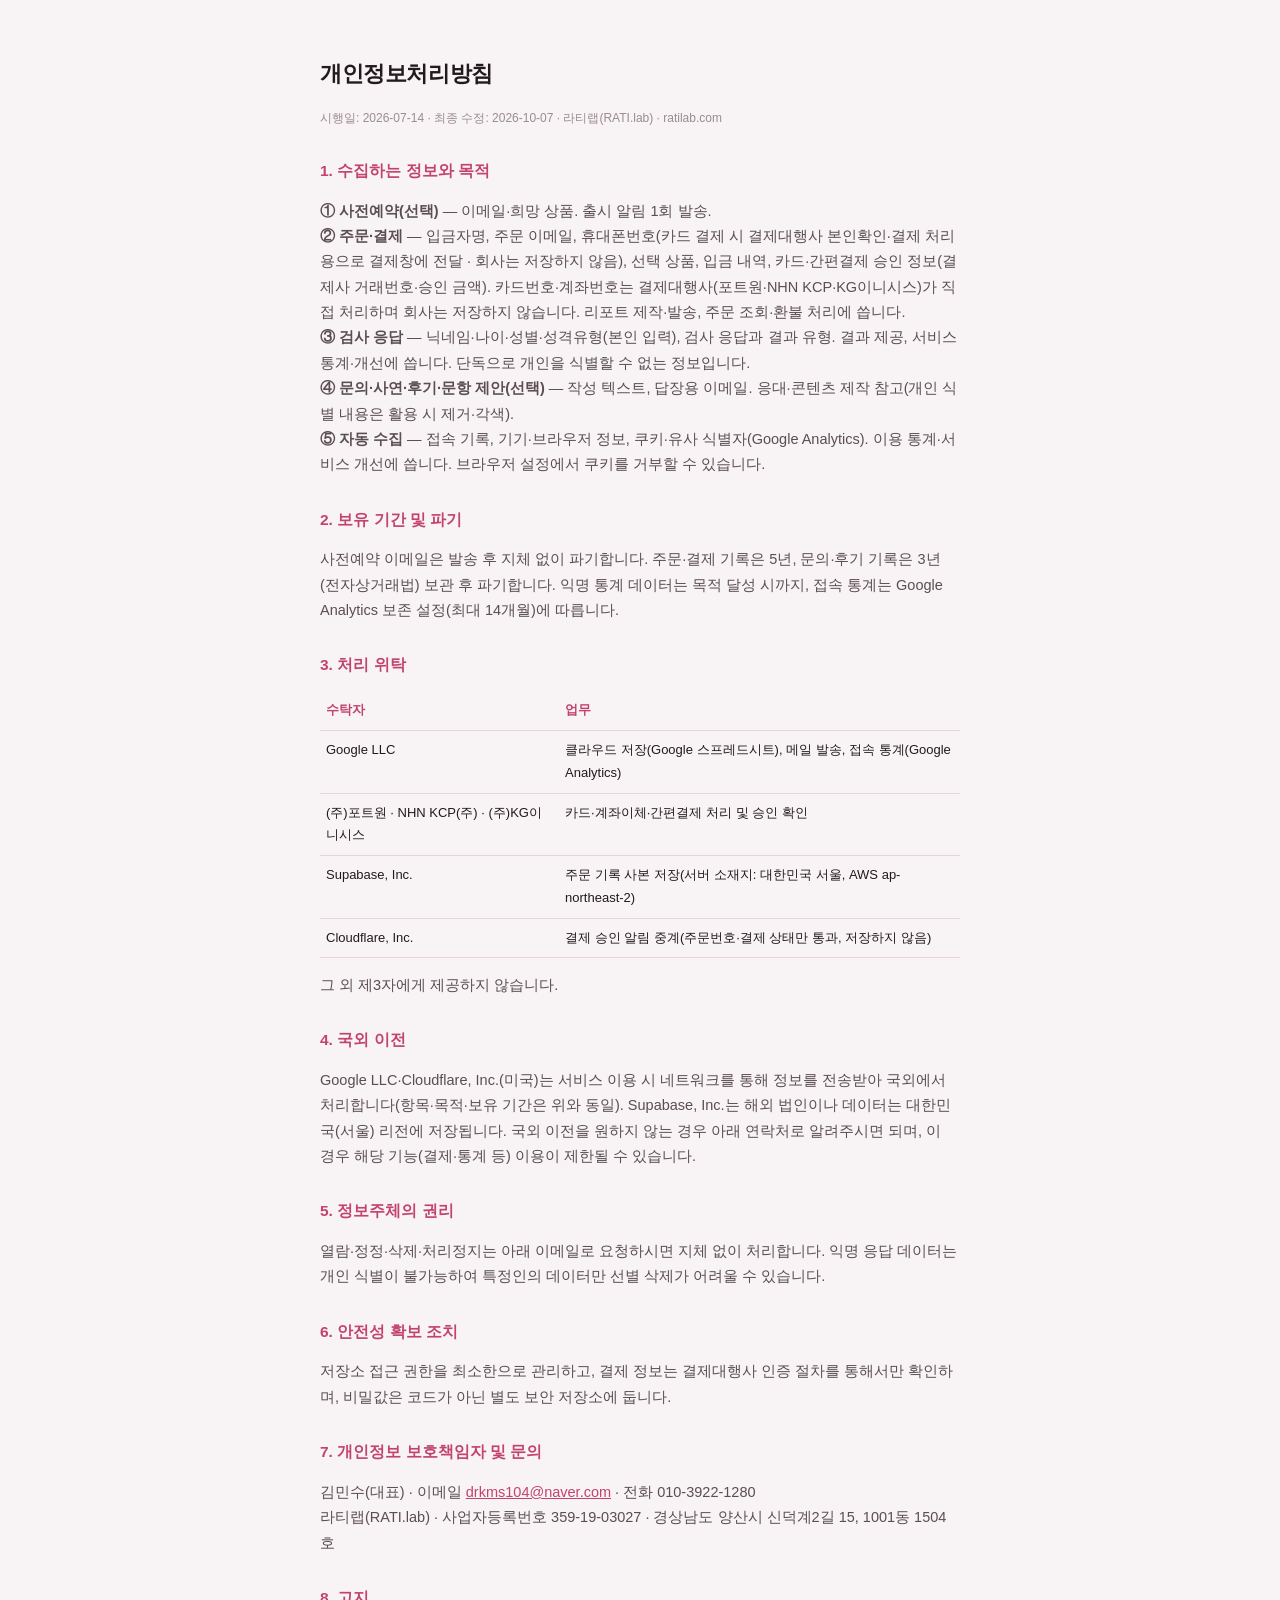
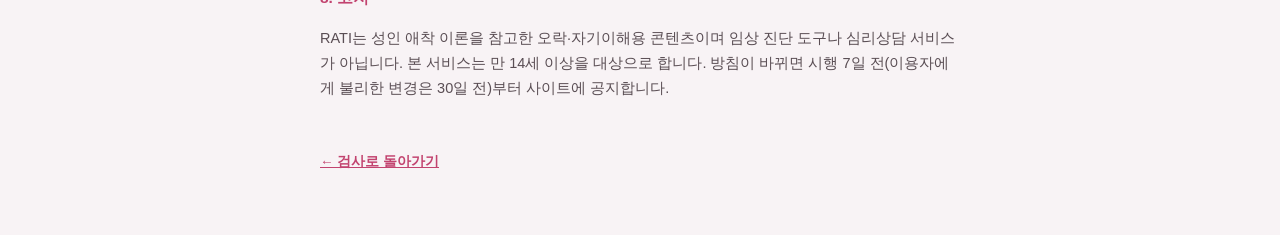
<file: privacy.html>
<!DOCTYPE html>
<html lang="ko">
<head>
<meta charset="UTF-8">
<meta name="viewport" content="width=device-width, initial-scale=1.0">
<link rel="icon" href="/favicon.ico" sizes="any">
<link rel="icon" type="image/png" sizes="32x32" href="/favicon-32.png">
<link rel="icon" type="image/png" sizes="16x16" href="/favicon-16.png">
<link rel="apple-touch-icon" sizes="180x180" href="/apple-touch-icon.png">
<title>개인정보처리방침 — RATI</title>
<meta name="robots" content="noindex">
<style>
body{font-family:'Pretendard Variable',Pretendard,-apple-system,sans-serif;background:#f8f3f5;color:#211a1e;margin:0;display:flex;justify-content:center}
.wrap{max-width:640px;padding:40px 22px 60px;line-height:1.75;font-size:14.5px}
h1{font-size:22px;letter-spacing:-.4px}
h2{font-size:15.5px;margin-top:28px;color:#c2436f}
p,li{color:#5a4e54}
.meta{font-size:12px;color:#9a8b92}
a{color:#c2436f}
.back{display:inline-block;margin-top:34px;font-size:13.5px;font-weight:700}
table{width:100%;border-collapse:collapse;font-size:13px;margin-top:8px}th,td{border-bottom:1px solid #e7d3db;padding:8px 6px;text-align:left;vertical-align:top}th{color:#c2436f;font-weight:700}
</style>
</head>
<body>
<div class="wrap">
<h1>개인정보처리방침</h1>
<p class="meta">시행일: 2026-07-14 · 최종 수정: 2026-10-07 · 라티랩(RATI.lab) · ratilab.com</p>

<h2>1. 수집하는 정보와 목적</h2>
<p><b>① 사전예약(선택)</b> — 이메일·희망 상품. 출시 알림 1회 발송.<br>
<b>② 주문·결제</b> — 입금자명, 주문 이메일, 휴대폰번호(카드 결제 시 결제대행사 본인확인·결제 처리용으로 결제창에 전달 · 회사는 저장하지 않음), 선택 상품, 입금 내역, 카드·간편결제 승인 정보(결제사 거래번호·승인 금액). 카드번호·계좌번호는 결제대행사(포트원·NHN KCP·KG이니시스)가 직접 처리하며 회사는 저장하지 않습니다. 리포트 제작·발송, 주문 조회·환불 처리에 씁니다.<br>
<b>③ 검사 응답</b> — 닉네임·나이·성별·성격유형(본인 입력), 검사 응답과 결과 유형. 결과 제공, 서비스 통계·개선에 씁니다. 단독으로 개인을 식별할 수 없는 정보입니다.<br>
<b>④ 문의·사연·후기·문항 제안(선택)</b> — 작성 텍스트, 답장용 이메일. 응대·콘텐츠 제작 참고(개인 식별 내용은 활용 시 제거·각색).<br>
<b>⑤ 자동 수집</b> — 접속 기록, 기기·브라우저 정보, 쿠키·유사 식별자(Google Analytics). 이용 통계·서비스 개선에 씁니다. 브라우저 설정에서 쿠키를 거부할 수 있습니다.</p>

<h2>2. 보유 기간 및 파기</h2>
<p>사전예약 이메일은 발송 후 지체 없이 파기합니다. 주문·결제 기록은 5년, 문의·후기 기록은 3년(전자상거래법) 보관 후 파기합니다. 익명 통계 데이터는 목적 달성 시까지, 접속 통계는 Google Analytics 보존 설정(최대 14개월)에 따릅니다.</p>

<h2>3. 처리 위탁</h2>
<table>
<tr><th>수탁자</th><th>업무</th></tr>
<tr><td>Google LLC</td><td>클라우드 저장(Google 스프레드시트), 메일 발송, 접속 통계(Google Analytics)</td></tr>
<tr><td>(주)포트원 · NHN KCP(주) · (주)KG이니시스</td><td>카드·계좌이체·간편결제 처리 및 승인 확인</td></tr>
<tr><td>Supabase, Inc.</td><td>주문 기록 사본 저장(서버 소재지: 대한민국 서울, AWS ap-northeast-2)</td></tr>
<tr><td>Cloudflare, Inc.</td><td>결제 승인 알림 중계(주문번호·결제 상태만 통과, 저장하지 않음)</td></tr>
</table>
<p>그 외 제3자에게 제공하지 않습니다.</p>

<h2>4. 국외 이전</h2>
<p>Google LLC·Cloudflare, Inc.(미국)는 서비스 이용 시 네트워크를 통해 정보를 전송받아 국외에서 처리합니다(항목·목적·보유 기간은 위와 동일). Supabase, Inc.는 해외 법인이나 데이터는 대한민국(서울) 리전에 저장됩니다. 국외 이전을 원하지 않는 경우 아래 연락처로 알려주시면 되며, 이 경우 해당 기능(결제·통계 등) 이용이 제한될 수 있습니다.</p>

<h2>5. 정보주체의 권리</h2>
<p>열람·정정·삭제·처리정지는 아래 이메일로 요청하시면 지체 없이 처리합니다. 익명 응답 데이터는 개인 식별이 불가능하여 특정인의 데이터만 선별 삭제가 어려울 수 있습니다.</p>

<h2>6. 안전성 확보 조치</h2>
<p>저장소 접근 권한을 최소한으로 관리하고, 결제 정보는 결제대행사 인증 절차를 통해서만 확인하며, 비밀값은 코드가 아닌 별도 보안 저장소에 둡니다.</p>

<h2>7. 개인정보 보호책임자 및 문의</h2>
<p>김민수(대표) · 이메일 <a href="mailto:drkms104@naver.com">drkms104@naver.com</a> · 전화 010-3922-1280<br>
라티랩(RATI.lab) · 사업자등록번호 359-19-03027 · 경상남도 양산시 신덕계2길 15, 1001동 1504호</p>

<h2>8. 고지</h2>
<p>RATI는 성인 애착 이론을 참고한 오락·자기이해용 콘텐츠이며 임상 진단 도구나 심리상담 서비스가 아닙니다. 본 서비스는 만 14세 이상을 대상으로 합니다. 방침이 바뀌면 시행 7일 전(이용자에게 불리한 변경은 30일 전)부터 사이트에 공지합니다.</p>

<a class="back" href="/">← 검사로 돌아가기</a>
</div>
</body>
</html>
</file>
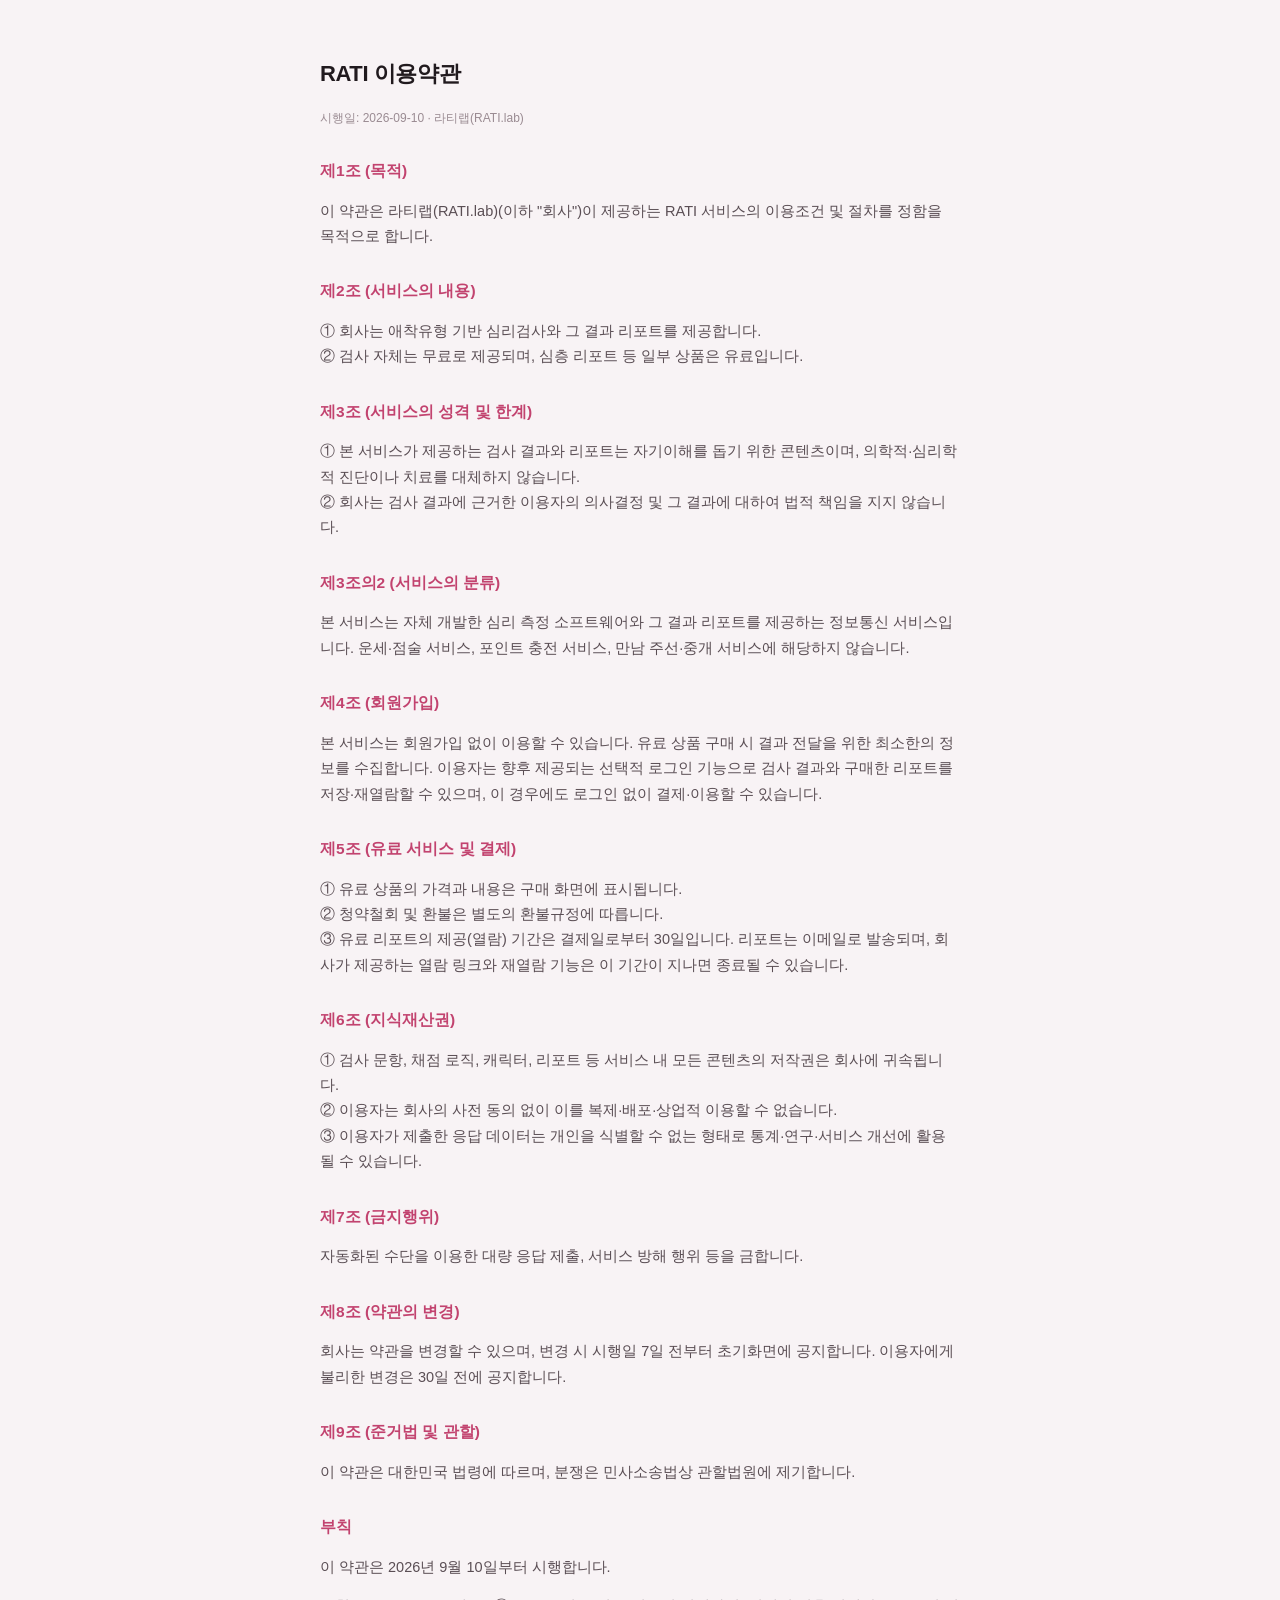
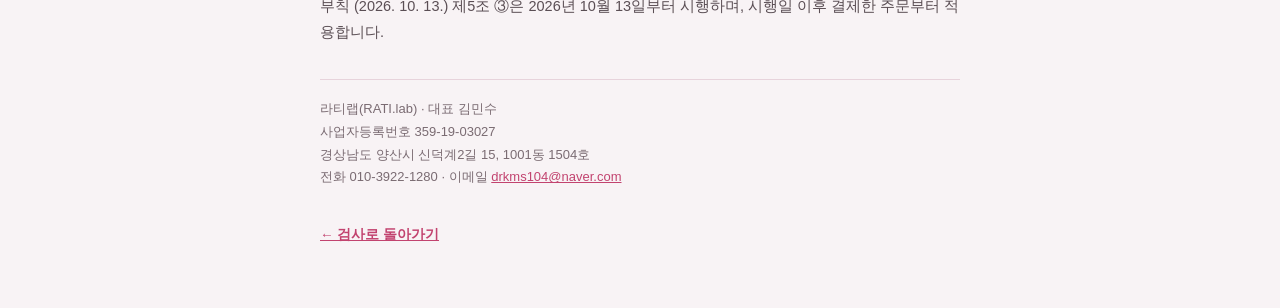
<file: terms.html>
<!DOCTYPE html>
<html lang="ko">
<head>
<meta charset="UTF-8">
<meta name="viewport" content="width=device-width, initial-scale=1.0">
<link rel="icon" href="/favicon.ico" sizes="any">
<link rel="icon" type="image/png" sizes="32x32" href="/favicon-32.png">
<link rel="icon" type="image/png" sizes="16x16" href="/favicon-16.png">
<link rel="apple-touch-icon" sizes="180x180" href="/apple-touch-icon.png">
<title>이용약관 — RATI</title>
<meta name="robots" content="noindex">
<style>
body{font-family:'Pretendard Variable',Pretendard,-apple-system,sans-serif;background:#f8f3f5;color:#211a1e;margin:0;display:flex;justify-content:center}
.wrap{max-width:640px;padding:40px 22px 60px;line-height:1.75;font-size:14.5px}
h1{font-size:22px;letter-spacing:-.4px}
h2{font-size:15.5px;margin-top:28px;color:#c2436f}
p,li{color:#5a4e54}
.meta{font-size:12px;color:#9a8b92}
a{color:#c2436f}
.back{display:inline-block;margin-top:34px;font-size:13.5px;font-weight:700}
.biz{margin-top:34px;padding-top:18px;border-top:1px solid #e7d3db;font-size:13px;color:#7a6b72}
</style>
</head>
<body>
<div class="wrap">
<h1>RATI 이용약관</h1>
<p class="meta">시행일: 2026-09-10 · 라티랩(RATI.lab)</p>

<h2>제1조 (목적)</h2>
<p>이 약관은 라티랩(RATI.lab)(이하 "회사")이 제공하는 RATI 서비스의 이용조건 및 절차를 정함을 목적으로 합니다.</p>

<h2>제2조 (서비스의 내용)</h2>
<p>① 회사는 애착유형 기반 심리검사와 그 결과 리포트를 제공합니다.<br>
② 검사 자체는 무료로 제공되며, 심층 리포트 등 일부 상품은 유료입니다.</p>

<h2>제3조 (서비스의 성격 및 한계)</h2>
<p>① 본 서비스가 제공하는 검사 결과와 리포트는 자기이해를 돕기 위한 콘텐츠이며, 의학적·심리학적 진단이나 치료를 대체하지 않습니다.<br>
② 회사는 검사 결과에 근거한 이용자의 의사결정 및 그 결과에 대하여 법적 책임을 지지 않습니다.</p>

<h2>제3조의2 (서비스의 분류)</h2>
<p>본 서비스는 자체 개발한 심리 측정 소프트웨어와 그 결과 리포트를 제공하는 정보통신 서비스입니다. 운세·점술 서비스, 포인트 충전 서비스, 만남 주선·중개 서비스에 해당하지 않습니다.</p>

<h2>제4조 (회원가입)</h2>
<p>본 서비스는 회원가입 없이 이용할 수 있습니다. 유료 상품 구매 시 결과 전달을 위한 최소한의 정보를 수집합니다. 이용자는 향후 제공되는 선택적 로그인 기능으로 검사 결과와 구매한 리포트를 저장·재열람할 수 있으며, 이 경우에도 로그인 없이 결제·이용할 수 있습니다.</p>

<h2>제5조 (유료 서비스 및 결제)</h2>
<p>① 유료 상품의 가격과 내용은 구매 화면에 표시됩니다.<br>
② 청약철회 및 환불은 별도의 환불규정에 따릅니다.<br>
③ 유료 리포트의 제공(열람) 기간은 결제일로부터 30일입니다. 리포트는 이메일로 발송되며, 회사가 제공하는 열람 링크와 재열람 기능은 이 기간이 지나면 종료될 수 있습니다.</p>

<h2>제6조 (지식재산권)</h2>
<p>① 검사 문항, 채점 로직, 캐릭터, 리포트 등 서비스 내 모든 콘텐츠의 저작권은 회사에 귀속됩니다.<br>
② 이용자는 회사의 사전 동의 없이 이를 복제·배포·상업적 이용할 수 없습니다.<br>
③ 이용자가 제출한 응답 데이터는 개인을 식별할 수 없는 형태로 통계·연구·서비스 개선에 활용될 수 있습니다.</p>

<h2>제7조 (금지행위)</h2>
<p>자동화된 수단을 이용한 대량 응답 제출, 서비스 방해 행위 등을 금합니다.</p>

<h2>제8조 (약관의 변경)</h2>
<p>회사는 약관을 변경할 수 있으며, 변경 시 시행일 7일 전부터 초기화면에 공지합니다. 이용자에게 불리한 변경은 30일 전에 공지합니다.</p>

<h2>제9조 (준거법 및 관할)</h2>
<p>이 약관은 대한민국 법령에 따르며, 분쟁은 민사소송법상 관할법원에 제기합니다.</p>

<h2>부칙</h2>
<p>이 약관은 2026년 9월 10일부터 시행합니다.</p>
<p>부칙 (2026. 10. 13.) 제5조 ③은 2026년 10월 13일부터 시행하며, 시행일 이후 결제한 주문부터 적용합니다.</p>

<div class="biz">
라티랩(RATI.lab) · 대표 김민수<br>
사업자등록번호 359-19-03027<br>
경상남도 양산시 신덕계2길 15, 1001동 1504호<br>
전화 010-3922-1280 · 이메일 <a href="mailto:drkms104@naver.com">drkms104@naver.com</a>
</div>

<a class="back" href="/">← 검사로 돌아가기</a>
</div>
</body>
</html>
</file>
<file: free_sample/fonts.css>
/* RATI 리포트 정본 폰트 — 본문 NanumBarunGothic / 제목 NanumSquareRound
   렌더 단계에서 주입되는 오버라이드 시트 (템플릿 마크업·문구 불변 원칙).
   원본: 네이버 나눔글꼴(OFL) hangeul.pstatic.net — 로컬 동봉으로 오프라인·CI 안정성 확보. */
@font-face{font-family:'NanumBarunGothic';font-weight:400;src:url(NanumBarunGothicWeb.woff) format('woff');}
@font-face{font-family:'NanumBarunGothic';font-weight:700;src:url(NanumBarunGothicWebBold.woff) format('woff');}
@font-face{font-family:'NanumSquareRound';font-weight:400;src:url(NanumSquareRoundR.woff) format('woff');}
@font-face{font-family:'NanumSquareRound';font-weight:700;src:url(NanumSquareRoundB.woff) format('woff');}
@font-face{font-family:'NanumSquareRound';font-weight:800;src:url(NanumSquareRoundEB.woff) format('woff');}

/* 본문 정본 */
body{font-family:'NanumBarunGothic','Noto Sans KR','Noto Sans CJK KR',sans-serif !important;}
/* 제목 정본 — 증서(.serif 명조 영역)는 제외 */
h1:not(.serif h1),h2,h3,.disp,.secno{font-family:'NanumSquareRound','NanumBarunGothic',sans-serif !important;}
.serif,.serif h1{font-family:'Noto Serif KR','Noto Serif CJK KR',serif !important;}
</file>
<file: free_sample/report_theme.css>
/* ══ RATI 리포트 테마 — ratilab.com 디자인 시스템 계승 (렌더 주입 레이어 · 마크업/문구 불변) ══
   팔레트·유리 카드·명조 디스플레이·크리스털 캐릭터 = 사이트 레퍼런스.
   본문 NanumBarunGothic / 제목 NanumSquareRound(스펙 4장 크기 유지) / 디스플레이 Noto Serif KR.
   단일 라이트 테마 — 브랜드 문서로서 의도적 선택. */

:root{
  --t-ink:#241C26; --t-slate:#5B4E5C; --t-mut:#9A8C9C;
  --t-rose:#E85D8A; --t-rosed:#B93A67; --t-line:#F0DFE8; --t-gold:#C98A1F;
}

/* 바탕 — 랜딩과 동일 구성: 그라데이션 + 오로라 4색(랜딩 .a1~.a4 정확값) + 삼각 메시 그리드 */
body{
  background:linear-gradient(170deg,#FEF8FA 0%,#FBF7FC 55%,#F7F5FD 100%) fixed !important;
  color:var(--t-ink) !important;
}
body::before{ /* 오로라 — 랜딩 a1 핑크 .28 / a2 보라 .24 / a3 청록 .20 / a4 골드 .18 */
  content:"";position:fixed;inset:0;z-index:-1;pointer-events:none;
  background:
    radial-gradient(660px 660px at -170px -130px, rgba(246,168,198,.28), transparent 66%),
    radial-gradient(740px 700px at calc(100% + 210px) 40px, rgba(199,169,245,.24), transparent 66%),
    radial-gradient(600px 580px at 20% 520px, rgba(169,222,227,.20), transparent 66%),
    radial-gradient(540px 540px at 84% -190px, rgba(244,217,160,.18), transparent 62%);
}
body::after{ /* 랜딩 .mesh 그대로 — 컨스텔레이션 그리드 */
  content:"";position:fixed;inset:0;z-index:-1;pointer-events:none;
  background:url("mesh.svg") center/cover no-repeat;opacity:.85;
}

/* 표지 — 사이트 히어로 문법 */
.cover{background:none !important;}
.cover .code{
  border:1px solid rgba(0,0,0,.05) !important;
  box-shadow:0 3px 12px rgba(120,90,120,.16) !important;
  letter-spacing:.42em !important;color:var(--t-ink) !important;font-weight:900 !important;
}
.cover h1{font-family:'Noto Serif KR','Noto Serif CJK KR',serif !important;font-weight:700 !important;letter-spacing:-.5px;}
.cover .group{letter-spacing:.16em !important;color:var(--t-mut) !important;}
.cover .tagline{color:var(--t-slate) !important;}
.cover .meta{color:var(--t-mut) !important;border-top-color:var(--t-line) !important;}
.rare{border-color:var(--t-line) !important;background:rgba(255,255,255,.82) !important;
  box-shadow:0 18px 40px -32px rgba(36,28,38,.35);}

/* 크리스털 캐릭터 — 사이트 도감 자산으로 이모지 대체 (스펙 6장) */
.char{
  font-size:0 !important;
  width:170px !important;height:190px !important;border-radius:0 !important;
  background:url("../chars/BATO.webp") center bottom/contain no-repeat !important;
  box-shadow:none !important;
  position:relative;
}
.char::after{ /* 바닥 그림자 — 전신이 떠 보이지 않게 */
  content:"";position:absolute;left:50%;bottom:-7px;transform:translateX(-50%);
  width:64%;height:14px;border-radius:50%;
  background:radial-gradient(ellipse at center, rgba(185,58,103,.22), transparent 70%);
}

/* 섹션 카드 — 사이트 유리 카드 */
.sec{
  background:rgba(255,255,255,.82) !important;
  border:1px solid var(--t-line) !important;
  border-radius:22px !important;
  box-shadow:0 24px 54px -40px rgba(36,28,38,.42) !important;
}
.sec .kicker{
  color:var(--t-rosed) !important;letter-spacing:.24em !important;
  border-bottom-color:var(--t-line) !important;font-weight:700;
  font-family:ui-monospace,'SF Mono',Menlo,monospace !important;font-size:11px !important;
}
.sec h2{color:var(--t-ink) !important;}
.sec h3{color:var(--t-rosed) !important;}

/* 장면·처방 — 팔레트만 사이트 정렬 */
.scene{background:#FDF2F7 !important;border-left-color:#F2A6C2 !important;color:#6E5A66 !important;}
.scene::before{color:var(--t-rose) !important;}
.rx{background:#FFFDF4 !important;border-color:var(--t-gold) !important;}
.rx::before{color:var(--t-gold) !important;}
.punch{color:var(--t-rosed) !important;}

/* 게이지 — 사이트 그라데이션 필 */
.bar{background:#F0E4EC !important;}
.bar .fill,.bar i{background:linear-gradient(90deg,#F2A6C2,var(--t-rose)) !important;}
.bar .dot{border-color:var(--t-rose) !important;}
.bar .avg,.bar u{background:#CBB7C0 !important;}
.axis .cap,.cap{color:var(--t-mut) !important;}

/* 티저 베일 — 사이트 필 배지 스타일 */
.tease{border-color:var(--t-line) !important;}
.veil .tag{
  border:1.5px solid rgba(232,93,138,.4) !important;color:var(--t-rosed) !important;
  box-shadow:0 8px 18px -10px rgba(185,58,103,.4) !important;font-weight:800 !important;
}

/* 공유 카드 — 명조 인용 + 사이트 연분홍 */
.share{background:linear-gradient(160deg,#fff,#FDEEF4) !important;border-color:#F2A6C2 !important;}
.share .disp,.final .disp{font-family:'Noto Serif KR','Noto Serif CJK KR',serif !important;font-weight:700 !important;}
.share .btns span{cursor:pointer;transition:transform .14s;border-color:var(--t-line) !important;
  box-shadow:0 6px 14px -10px rgba(36,28,38,.3);}
.share .btns span:hover{transform:translateY(-2px);}

/* 전환 CTA — 사이트 핑크 유리 버튼 */
.cta{border-color:rgba(232,93,138,.45) !important;background:linear-gradient(160deg,#fff,#FEF4F8) !important;}
.cta .btn{
  background:linear-gradient(145deg,rgba(242,123,163,.96),rgba(222,83,130,.94) 56%,rgba(196,58,108,.96)) !important;
  border:1px solid rgba(255,214,229,.9) !important;
  box-shadow:0 13px 29px -14px rgba(185,58,103,.75),inset 0 1.5px 0 rgba(255,255,255,.5),inset 0 -2px 5px rgba(120,20,60,.25) !important;
  cursor:pointer;transition:transform .16s;
}
.cta .btn:hover{transform:translateY(-2px);}
.cta .btn{padding:13px 26px !important;line-height:1.5 !important;font-size:15px !important;}
.story{background:rgba(255,255,255,.82) !important;border-color:var(--t-line) !important;}
.story .sbtn{cursor:pointer;background:#fff;}
.foot{color:var(--t-mut) !important;}

/* 심층 웹판 전용 요소 */
.event-bar{background:linear-gradient(90deg,var(--t-rosed),var(--t-rose)) !important;}
.lock-badge{border-color:#F2A6C2 !important;color:var(--t-rosed) !important;background:#FEF1F6 !important;}
.lock-badge.open{background:#F0FAF6 !important;color:#3F8B74 !important;border-color:#BFE5D8 !important;}
.sig,.match,.script,.zone{border-color:var(--t-line) !important;}
.final{background:linear-gradient(160deg,#fff,#FDEEF4) !important;border-color:#F2A6C2 !important;}

/* 고정폭 SVG(레이더) 모바일 안전망 — 마크업 불변 */
.sec svg{max-width:100%;height:auto;}

/* ── 한국어 조판 다듬기 — 단어 단위 줄바꿈·고아 단어 방지 (배치 부자연 해소) ── */
body{word-break:keep-all;overflow-wrap:break-word;}
/* 행간 체계 — 실측 근거: 브런치 본문 1.9~2.0 · 시안 카드류 1.9 · 제목이 본문 1.75를 상속하던 것 교정 */
.sec p{line-height:1.8 !important;}
.sec h2{line-height:1.4 !important;}
.sec h3{line-height:1.55 !important;}
.cover h1{line-height:1.28 !important;}
.scene,.rx{line-height:1.8 !important;}
.sec li{line-height:1.8 !important;}
.share .disp,.final .disp{line-height:1.66 !important;}
.axis .cap,.cap{line-height:1.7 !important;}
h1,h2,h3,.share .disp,.final .disp{text-wrap:balance;}
p,.rare,.scene,.rx,.kv{text-wrap:pretty;}
.cover .tagline{max-width:420px !important;}
.cover .meta{line-height:2 !important;letter-spacing:.02em;}
.rare{line-height:1.9 !important;padding:16px 22px !important;}
/* 칩 — 두 줄로 꺾여도 필 형태가 자연스럽게 */
.chip{white-space:normal;line-height:1.65 !important;border-radius:18px !important;padding:6px 15px !important;}
.cover .chip{display:inline-block;max-width:88%;}

/* ── 티저 잠금 연출 강화 — 블러 콘텐츠가 "아른거리게" 보이도록 ── */
.tease{background:rgba(255,255,255,.65) !important;border-radius:16px !important;}
.tease .blur{filter:blur(4.5px) saturate(.9) !important;opacity:.92;color:#7c6672 !important;}
.tease .veil{
  background:linear-gradient(180deg,rgba(253,248,250,0) 0%,rgba(253,248,250,.42) 46%,rgba(253,248,250,.92) 100%) !important;
  align-items:flex-end !important;padding-bottom:14px;
}
.veil .tag{
  background:#fff !important;padding:9px 18px !important;
  border:1.5px solid rgba(232,93,138,.45) !important;
  box-shadow:0 10px 24px -10px rgba(185,58,103,.5),inset 0 1px 0 rgba(255,255,255,.9) !important;
}
.veil .tag::before{content:"🔒 ";font-size:12px;}

/* 접근성 — 포커스 가시화 */
a:focus-visible,button:focus-visible,[data-share]:focus-visible{outline:2.5px solid var(--t-rose);outline-offset:2px;border-radius:6px;}
@media (prefers-reduced-motion:reduce){*{transition:none !important;}}
</file>
